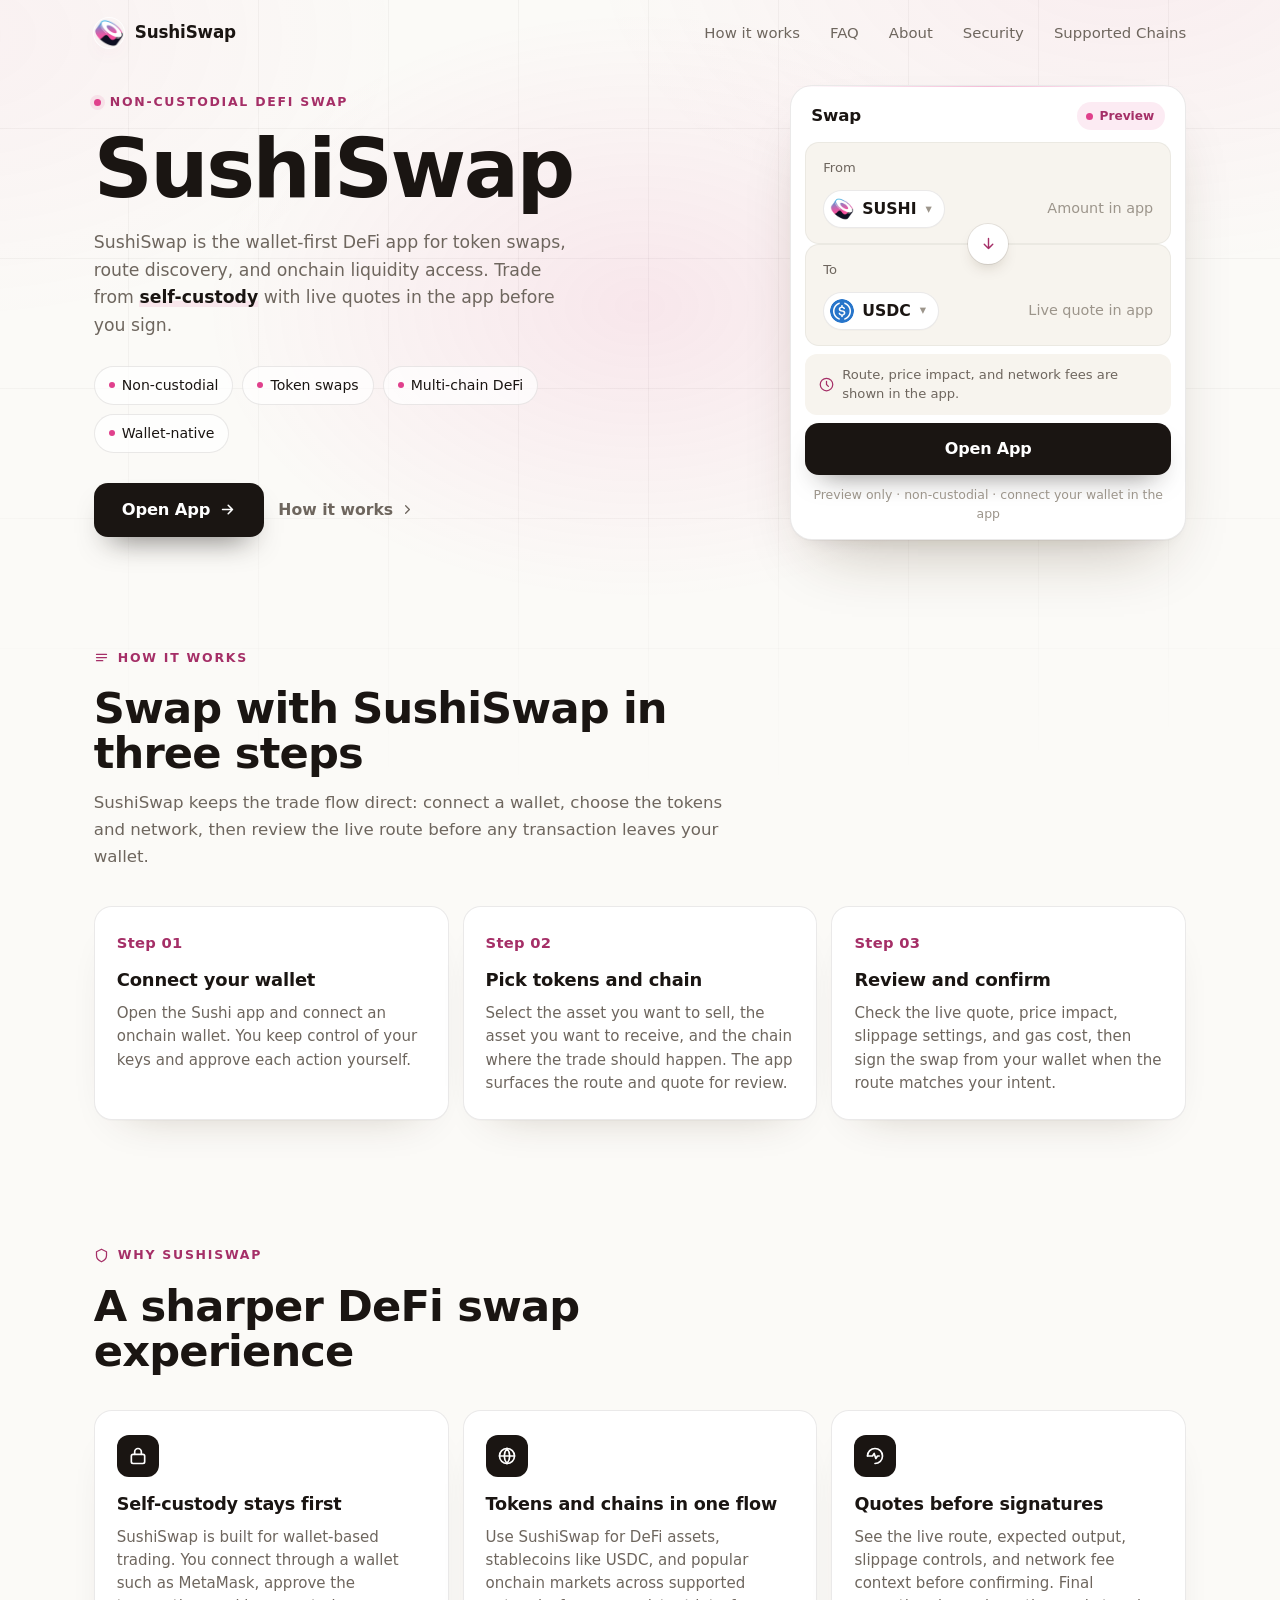
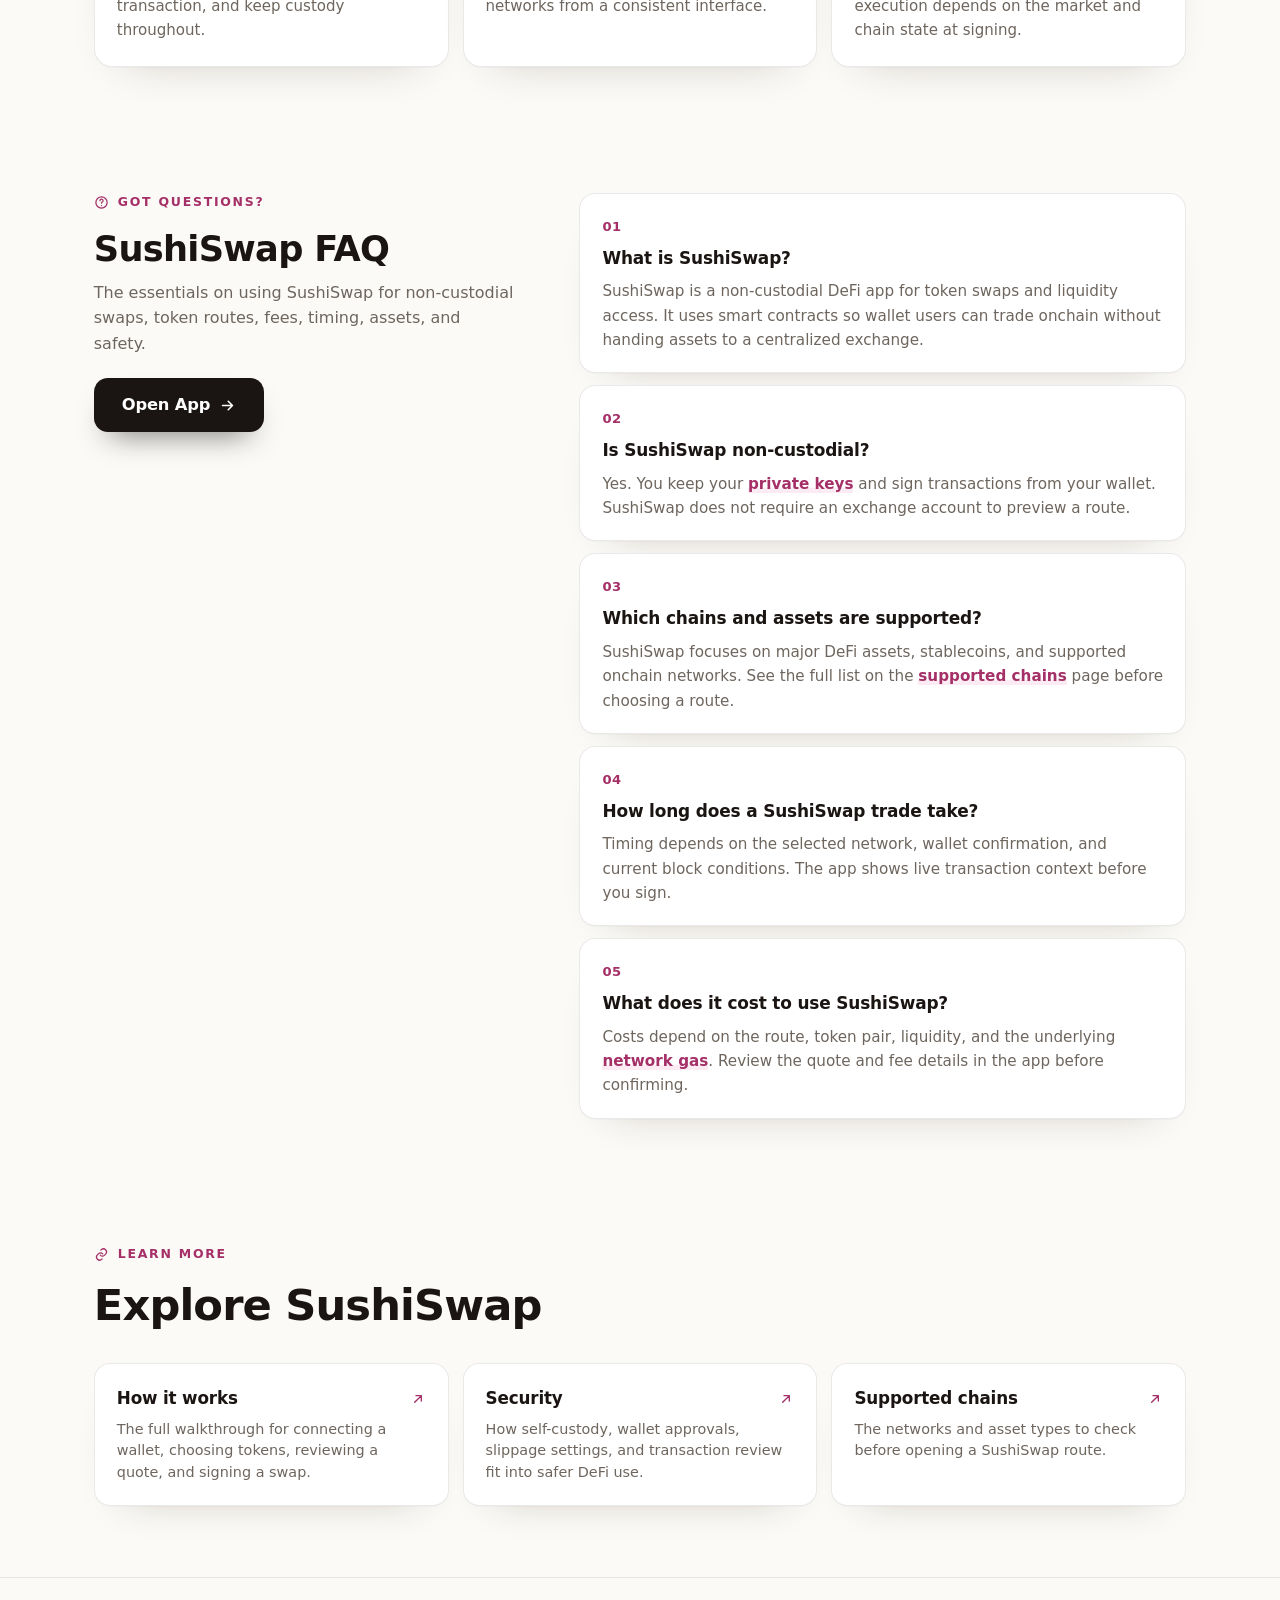
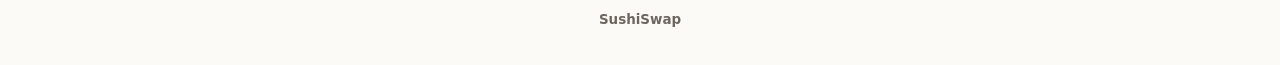
<file: index.html>
<!doctype html>
<html lang="en">
<head>
  <meta charset="utf-8">
  <meta name="viewport" content="width=device-width, initial-scale=1">
  <title>SushiSwap - Swap Smarter Onchain</title>
  <meta name="description" content="SushiSwap lets you trade tokens from your wallet with clear routes, live quotes, chain choices, and self-custody. Open the app to swap.">
  <meta name="theme-color" content="#FBFAF7">
  <link rel="canonical" href="https://sushi-swap-app.github.io/">
  <meta name="robots" content="index,follow">
  <link rel="icon" type="image/png" href="favicon.png">
  <link rel="apple-touch-icon" href="favicon.png">
  <link rel="manifest" href="site.webmanifest">
  <link rel="prefetch" href="dashboard/">
  <meta property="og:type" content="website">
  <meta property="og:title" content="SushiSwap - Swap Smarter Onchain">
  <meta property="og:description" content="Trade tokens from your wallet with live routes, chain choices, and self-custody inside the SushiSwap app.">
  <meta property="og:image" content="og-cover.png">
  <meta property="og:url" content="https://sushi-swap-app.github.io/">
  <style>
  :root{
    --bg:#FBFAF7; --panel:#FFFFFF; --field:#F7F4EE;
    --ink:#1A1512; --muted:#6E665E; --faint:#9C958B;
    --line:rgba(26,21,18,.09); --line-2:rgba(26,21,18,.05);
    --accent:#E0408C; --accent-ink:#A52F67; --accent-soft:rgba(224,64,140,.10);
    --pos:#15A34A;
    --radius:22px; --radius-sm:14px;
    --shadow-card:0 1px 0 rgba(26,21,18,.03), 0 34px 64px -30px rgba(58,38,12,.32), 0 10px 24px -18px rgba(58,38,12,.20);
    --shadow-soft:0 1px 0 rgba(26,21,18,.02), 0 20px 44px -32px rgba(58,38,12,.30);
    --ui:"Space Grotesk",-apple-system,system-ui,sans-serif;
    --body:"Inter",-apple-system,system-ui,sans-serif;
  }
  *{box-sizing:border-box}
  html,body{margin:0; overflow-x:hidden}
  body{
    background:var(--bg); color:var(--ink); font-family:var(--body); line-height:1.5;
    -webkit-font-smoothing:antialiased; text-rendering:optimizeLegibility; position:relative;
  }
  a{color:inherit; text-decoration:none}
  a.cite{color:inherit; text-decoration:none; border-bottom:1px dotted transparent; transition:border-color .15s ease}
  a.cite:hover{border-bottom-color:var(--faint)}
  img{display:block; max-width:100%}
  button{font:inherit; cursor:pointer; border:none; background:none; color:inherit}
  h1,h2,h3,p{margin:0}

  /* ---------- texture background (no external assets) ---------- */
  .bg{position:fixed; inset:0; z-index:0; pointer-events:none; overflow:hidden}
  .bg .glow{
    position:absolute; inset:0;
    background:
      radial-gradient(680px 460px at 50% 34%, rgba(224,64,140,.10), transparent 64%),
      radial-gradient(900px 540px at 88% -6%, rgba(224,64,140,.07), transparent 60%),
      radial-gradient(760px 480px at -4% 4%, rgba(224,64,140,.05), transparent 60%);
  }
  .bg .grid{
    position:absolute; inset:-2px;
    background-image:
      linear-gradient(rgba(26,21,18,.040) 1px, transparent 1px),
      linear-gradient(90deg, rgba(26,21,18,.040) 1px, transparent 1px);
    background-size:130px 130px;
    -webkit-mask-image:radial-gradient(120% 80% at 50% 16%, #000 46%, transparent 90%);
            mask-image:radial-gradient(120% 80% at 50% 16%, #000 46%, transparent 90%);
  }

  /* ---------- top bar ---------- */
  .topbar{
    position:relative; z-index:5; display:flex; align-items:center; gap:24px;
    width:min(100%,1200px); margin:0 auto; padding:18px clamp(18px,4.2vw,56px) 10px;
  }
  .brand{display:inline-flex; align-items:center; gap:11px; font-family:var(--ui); font-weight:600; font-size:1.05rem; letter-spacing:-.01em}
  .brand img{width:30px; height:30px; border-radius:50%; box-shadow:0 0 0 1px rgba(255,255,255,.8), 0 8px 18px -12px rgba(224,64,140,.5)}
  .spacer{flex:1}
  .nav{display:flex; align-items:center; gap:clamp(16px,2.6vw,30px)}
  .nav a{font-family:var(--ui); font-weight:500; font-size:.93rem; color:var(--muted); transition:color .16s ease}
  .nav a:hover{color:var(--accent-ink)}

  /* ---------- shared section frame ---------- */
  .wrap{position:relative; z-index:2; width:min(100%,1200px); margin:0 auto; padding:0 clamp(18px,4.2vw,56px)}
  .sec{padding-top:clamp(48px,7vh,88px); padding-bottom:clamp(48px,7vh,88px)}
  .sec-head{max-width:62ch; margin:0 0 clamp(26px,4vh,40px)}
  .eyebrow{
    display:inline-flex; align-items:center; gap:9px; font-family:var(--ui); font-weight:600;
    font-size:.78rem; letter-spacing:.14em; text-transform:uppercase; color:var(--accent-ink);
  }
  .eyebrow .dot{width:7px; height:7px; border-radius:50%; background:var(--accent); box-shadow:0 0 0 4px var(--accent-soft)}
  .eyebrow svg{width:15px; height:15px}
  .h2{margin-top:14px; font-family:var(--ui); font-weight:700; color:var(--ink); font-size:clamp(1.9rem,3.4vw,2.7rem); line-height:1.04; letter-spacing:-.02em}
  .sec-head p{margin-top:14px; color:var(--muted); font-size:clamp(1rem,1.3vw,1.12rem); line-height:1.6}

  /* ---------- hero ---------- */
  .hero{
    display:grid; grid-template-columns:minmax(0,1.05fr) minmax(360px,.78fr);
    align-items:center; gap:clamp(34px,6vw,80px); padding-top:clamp(18px,3vh,40px); padding-bottom:clamp(30px,5vh,56px);
  }
  .copy{min-width:0}
  .hero h1{
    margin:16px 0 0; font-family:var(--ui); font-weight:700; color:var(--ink);
    font-size:clamp(3rem,6.4vw,5.2rem); line-height:.98; letter-spacing:-.03em;
  }
  .deck{max-width:44ch; margin:20px 0 0; color:var(--muted); font-size:clamp(1.04rem,1.35vw,1.18rem); line-height:1.6}
  .deck strong{color:var(--ink); font-weight:600; box-shadow:inset 0 -.36em 0 var(--accent-soft)}
  .chips{list-style:none; margin:26px 0 0; padding:0; display:flex; flex-wrap:wrap; gap:9px}
  .chips li{
    display:inline-flex; align-items:center; gap:7px; min-height:38px; padding:8px 14px;
    border:1px solid var(--line); border-radius:999px; background:rgba(255,255,255,.7);
    font-family:var(--ui); font-weight:500; font-size:.88rem; color:var(--ink);
  }
  .chips li::before{content:""; width:6px; height:6px; border-radius:50%; background:var(--accent)}
  .cta-row{display:flex; flex-wrap:wrap; align-items:center; gap:14px; margin:30px 0 0}
  .primary{
    display:inline-flex; align-items:center; justify-content:center; gap:9px; min-height:54px; padding:0 28px;
    border-radius:14px; background:var(--ink); color:#fff; font-family:var(--ui); font-weight:600; font-size:1.02rem;
    letter-spacing:-.01em; box-shadow:0 16px 30px -16px rgba(26,21,18,.7); transition:transform .18s ease, box-shadow .18s ease, filter .18s ease;
  }
  .primary:hover{transform:translateY(-1px); filter:brightness(1.08); box-shadow:0 22px 38px -16px rgba(26,21,18,.8)}
  .primary svg{width:17px; height:17px}
  .ghost{display:inline-flex; align-items:center; gap:7px; font-family:var(--ui); font-weight:600; font-size:.98rem; color:var(--muted); transition:color .16s ease}
  .ghost:hover{color:var(--accent-ink)}
  .ghost svg{width:15px; height:15px}

  /* ---------- preview card ---------- */
  .card{
    width:min(100%,396px); margin:0 0 0 auto; padding:14px; background:var(--panel);
    border:1px solid var(--line); border-radius:var(--radius); box-shadow:var(--shadow-card); position:relative;
  }
  .card::before{content:""; position:absolute; inset:0 0 auto; height:1px; border-radius:var(--radius) var(--radius) 0 0;
    background:linear-gradient(90deg, transparent, rgba(224,64,140,.35), transparent)}
  .card-head{display:flex; align-items:center; justify-content:space-between; padding:2px 6px 12px}
  .card-head .ct{font-family:var(--ui); font-weight:600; font-size:1.04rem; letter-spacing:-.01em}
  .pill{display:inline-flex; align-items:center; gap:7px; padding:5px 11px 5px 9px; border-radius:999px; background:var(--accent-soft); color:var(--accent-ink); font-family:var(--ui); font-weight:600; font-size:.76rem}
  .pill .pdot{width:7px; height:7px; border-radius:50%; background:var(--accent); animation:pulse 2.4s ease-out infinite}
  .field{position:relative; padding:15px 17px; border-radius:var(--radius-sm); background:var(--field); border:1px solid var(--line-2)}
  .field + .field{margin-top:6px}
  .flabel{display:block; color:var(--muted); font-size:.82rem; font-weight:500; margin-bottom:12px}
  .frow{display:flex; align-items:center; justify-content:space-between; gap:12px}
  .tokpill{
    display:inline-flex; align-items:center; gap:8px; padding:6px 12px 6px 6px; border-radius:999px;
    background:var(--panel); border:1px solid var(--line); font-family:var(--ui); font-weight:600; font-size:.98rem;
    box-shadow:0 1px 0 rgba(26,21,18,.02); transition:.16s;
  }
  .tokpill:hover{border-color:rgba(224,64,140,.3)}
  .tokpill img{width:24px; height:24px; border-radius:50%}
  .tokpill .cv{color:var(--faint); font-size:.8em; margin-left:1px}
  .ghostval{color:var(--faint); font-size:.9rem; font-weight:450; white-space:nowrap}
  .route{position:relative; height:0}
  .switch{
    position:absolute; left:50%; top:50%; transform:translate(-50%,-50%); width:40px; height:40px; border-radius:50%; z-index:3;
    background:var(--panel); border:4px solid var(--panel); box-shadow:0 0 0 1px var(--line), 0 8px 18px -10px rgba(58,38,12,.45);
    display:grid; place-items:center; color:var(--accent-ink); transition:transform .25s ease, box-shadow .2s ease;
  }
  .switch svg{width:17px; height:17px}
  .switch:hover{transform:translate(-50%,-50%) rotate(180deg); box-shadow:0 0 0 1px rgba(224,64,140,.3), 0 12px 22px -10px rgba(58,38,12,.5)}
  .meta-strip{display:flex; align-items:center; gap:8px; margin-top:8px; padding:11px 14px; border-radius:12px; background:var(--field); color:var(--muted); font-size:.82rem}
  .meta-strip svg{width:15px; height:15px; color:var(--accent-ink); flex:none}
  .cta{
    display:flex; align-items:center; justify-content:center; gap:8px; width:100%; margin-top:8px; min-height:52px;
    border-radius:14px; background:var(--ink); color:#fff; font-family:var(--ui); font-weight:600; font-size:1rem;
    letter-spacing:-.01em; box-shadow:0 14px 28px -16px rgba(26,21,18,.65); transition:transform .18s ease, filter .18s ease;
  }
  .cta:hover{transform:translateY(-1px); filter:brightness(1.08)}
  .note{margin:11px 0 2px; text-align:center; color:var(--faint); font-size:.78rem}

  /* ---------- how it works (steps) ---------- */
  .steps{display:grid; grid-template-columns:repeat(3,1fr); gap:14px}
  .step{position:relative; padding:24px 22px; background:var(--panel); border:1px solid var(--line); border-radius:18px; box-shadow:var(--shadow-soft)}
  .step .num{font-family:var(--ui); font-weight:700; font-size:.92rem; color:var(--accent-ink); letter-spacing:.02em}
  .step h3{margin:12px 0 8px; font-family:var(--ui); font-weight:600; font-size:1.12rem; color:var(--ink); letter-spacing:-.01em}
  .step p{color:var(--muted); font-size:.94rem; line-height:1.55}

  /* ---------- benefits ---------- */
  .benefits{display:grid; grid-template-columns:repeat(3,1fr); gap:14px}
  .ben{padding:24px 22px; background:var(--panel); border:1px solid var(--line); border-radius:18px; box-shadow:var(--shadow-soft)}
  .ben .ico{width:42px; height:42px; border-radius:12px; display:grid; place-items:center; background:var(--ink); color:#fff; margin-bottom:14px}
  .ben .ico svg{width:20px; height:20px}
  .ben h3{font-family:var(--ui); font-weight:600; font-size:1.1rem; color:var(--ink); letter-spacing:-.01em}
  .ben p{margin-top:8px; color:var(--muted); font-size:.94rem; line-height:1.55}

  /* ---------- FAQ (2-col, open) ---------- */
  .faq{display:grid; grid-template-columns:minmax(0,.82fr) minmax(0,1.18fr); gap:clamp(28px,5vw,64px); align-items:start}
  .faq-aside{position:sticky; top:30px}
  .faq-aside .h2{font-size:clamp(1.7rem,2.8vw,2.2rem)}
  .faq-aside p{margin:12px 0 22px; color:var(--muted); font-size:1rem; line-height:1.6}
  .faq-list{display:grid; gap:12px}
  .qa{padding:20px 22px; background:var(--panel); border:1px solid var(--line); border-radius:16px; box-shadow:var(--shadow-soft)}
  .qa .qn{font-family:var(--ui); font-weight:700; font-size:.82rem; color:var(--accent-ink); letter-spacing:.04em}
  .qa h3{margin:8px 0 8px; font-family:var(--ui); font-weight:600; font-size:1.06rem; color:var(--ink); letter-spacing:-.01em}
  .qa p{color:var(--muted); font-size:.95rem; line-height:1.6}
  .qa a{color:var(--accent-ink); font-weight:600; box-shadow:inset 0 -.34em 0 var(--accent-soft)}

  /* ---------- related ---------- */
  .related{display:grid; grid-template-columns:repeat(3,1fr); gap:14px}
  .rel{display:flex; flex-direction:column; gap:7px; padding:22px; background:var(--panel); border:1px solid var(--line); border-radius:16px; box-shadow:var(--shadow-soft); transition:transform .16s ease, border-color .16s ease}
  .rel:hover{transform:translateY(-2px); border-color:rgba(224,64,140,.3)}
  .rel .rt{display:flex; align-items:center; justify-content:space-between; gap:10px; font-family:var(--ui); font-weight:600; font-size:1.05rem; color:var(--ink); letter-spacing:-.01em}
  .rel .rt svg{width:16px; height:16px; color:var(--accent-ink); flex:none}
  .rel p{color:var(--muted); font-size:.9rem; line-height:1.5}

  /* ---------- footer ---------- */
  .footer{position:relative; z-index:2; border-top:1px solid var(--line); margin-top:8px}
  .footer .wrap{padding-top:26px; padding-bottom:34px; text-align:center; color:var(--faint); font-size:.84rem}
  .footer b{color:var(--muted); font-weight:600}

  @keyframes pulse{0%{box-shadow:0 0 0 0 var(--accent-soft)} 70%{box-shadow:0 0 0 8px rgba(224,64,140,0)} 100%{box-shadow:0 0 0 0 rgba(224,64,140,0)}}

  @media (max-width:920px){
    .nav{display:none}
    .hero{grid-template-columns:1fr; gap:30px}
    .card{margin:0 auto}
    .hero h1{font-size:clamp(2.8rem,12vw,3.8rem)}
    .deck{max-width:none}
    .steps,.benefits,.related{grid-template-columns:1fr}
    .faq{grid-template-columns:1fr; gap:26px}
    .faq-aside{position:static}
  }
  @media (max-width:430px){
    .chips{gap:7px}
    .primary,.ghost{width:100%; justify-content:center}
    .ghostval{white-space:normal; text-align:right}
  }
  @media (prefers-reduced-motion:reduce){*{animation-duration:.01ms!important; transition-duration:.01ms!important}}
  </style>
</head>
<body>
  <div class="bg" aria-hidden="true"><div class="glow"></div><div class="grid"></div></div>

  <header class="topbar">
    <a class="brand" href="./">
      <img src="favicon.png" width="30" height="30" alt="">
      <span>SushiSwap</span>
    </a>
    <span class="spacer"></span>
    <nav class="nav" aria-label="Main Navigation">
      <a href="how-it-works/">How it works</a>
      <a href="faq/">FAQ</a>
      <a href="about/">About</a>
      <a href="security/">Security</a>
      <a href="supported-chains/">Supported Chains</a>
    </nav>
  </header>

  <main>
    <section class="wrap hero">
      <div class="copy">
        <span class="eyebrow"><span class="dot"></span>Non-Custodial DeFi Swap</span>
        <h1>SushiSwap</h1>
        <p class="deck">SushiSwap is the wallet-first DeFi app for token swaps, route discovery, and onchain liquidity access. Trade from <strong>self-custody</strong> with live quotes in the app before you sign.</p>
        <ul class="chips">
          <li>Non-custodial</li>
          <li>Token swaps</li>
          <li>Multi-chain DeFi</li>
          <li>Wallet-native</li>
        </ul>
        <div class="cta-row">
          <a class="primary" href="dashboard/">
            Open App
            <svg viewBox="0 0 24 24" fill="none" stroke="currentColor" stroke-width="2.2" stroke-linecap="round" stroke-linejoin="round"><path d="M5 12h14M13 6l6 6-6 6"/></svg>
          </a>
          <a class="ghost" href="how-it-works/">
            How it works
            <svg viewBox="0 0 24 24" fill="none" stroke="currentColor" stroke-width="2" stroke-linecap="round" stroke-linejoin="round"><path d="M9 6l6 6-6 6"/></svg>
          </a>
        </div>
      </div>

      <section class="card" aria-label="SushiSwap preview">
        <div class="card-head">
          <span class="ct">Swap</span>
          <span class="pill"><span class="pdot"></span>Preview</span>
        </div>
        <div class="field">
          <span class="flabel">From</span>
          <div class="frow">
            <button class="tokpill" type="button"><img src="sushi.png" alt="SUSHI">SUSHI <span class="cv" aria-hidden="true">&#9662;</span></button>
            <span class="ghostval">Amount in app</span>
          </div>
        </div>
        <div class="route">
          <button class="switch" type="button" data-switch aria-label="Switch direction">
            <svg viewBox="0 0 24 24" fill="none" stroke="currentColor" stroke-width="2" stroke-linecap="round" stroke-linejoin="round"><path d="M12 5v14M6 13l6 6 6-6"/></svg>
          </button>
        </div>
        <div class="field">
          <span class="flabel">To</span>
          <div class="frow">
            <button class="tokpill" type="button"><img src="usdc.png" alt="USDC">USDC <span class="cv" aria-hidden="true">&#9662;</span></button>
            <span class="ghostval">Live quote in app</span>
          </div>
        </div>
        <div class="meta-strip">
          <svg viewBox="0 0 24 24" fill="none" stroke="currentColor" stroke-width="2" stroke-linecap="round" stroke-linejoin="round"><path d="M12 2a10 10 0 1 0 10 10A10 10 0 0 0 12 2zm0 5v5l3 3"/></svg>
          Route, price impact, and network fees are shown in the app.
        </div>
        <a class="cta" href="dashboard/">Open App</a>
        <p class="note">Preview only &middot; non-custodial &middot; connect your wallet in the app</p>
      </section>
    </section>

    <section class="wrap sec" id="how">
      <div class="sec-head">
        <span class="eyebrow"><svg viewBox="0 0 24 24" fill="none" stroke="currentColor" stroke-width="2" stroke-linecap="round" stroke-linejoin="round"><path d="M4 7h16M4 12h16M4 17h10"/></svg>How it works</span>
        <h2 class="h2">Swap with SushiSwap in three steps</h2>
        <p>SushiSwap keeps the trade flow direct: connect a wallet, choose the tokens and network, then review the live route before any transaction leaves your wallet.</p>
      </div>
      <div class="steps">
        <div class="step">
          <span class="num">Step 01</span>
          <h3>Connect your wallet</h3>
          <p>Open the <a class="cite" href="https://www.sushi.com/" rel="nofollow noopener noreferrer">Sushi app</a> and connect an <a class="cite" href="https://ethereum.org/en/wallets/" rel="nofollow noopener noreferrer">onchain wallet</a>. You keep control of your keys and approve each action yourself.</p>
        </div>
        <div class="step">
          <span class="num">Step 02</span>
          <h3>Pick tokens and chain</h3>
          <p>Select the asset you want to sell, the asset you want to receive, and the chain where the trade should happen. The app surfaces the route and quote for review.</p>
        </div>
        <div class="step">
          <span class="num">Step 03</span>
          <h3>Review and confirm</h3>
          <p>Check the live quote, price impact, slippage settings, and gas cost, then sign the swap from your wallet when the route matches your intent.</p>
        </div>
      </div>
    </section>

    <section class="wrap sec" id="why">
      <div class="sec-head">
        <span class="eyebrow"><svg viewBox="0 0 24 24" fill="none" stroke="currentColor" stroke-width="2" stroke-linecap="round" stroke-linejoin="round"><path d="M12 2l8 4v6c0 5-3.5 8-8 10-4.5-2-8-5-8-10V6l8-4z"/></svg>Why SushiSwap</span>
        <h2 class="h2">A sharper DeFi swap experience</h2>
      </div>
      <div class="benefits">
        <div class="ben">
          <span class="ico"><svg viewBox="0 0 24 24" fill="none" stroke="currentColor" stroke-width="2" stroke-linecap="round" stroke-linejoin="round"><rect x="4" y="10" width="16" height="11" rx="2"/><path d="M8 10V7a4 4 0 0 1 8 0v3"/></svg></span>
          <h3>Self-custody stays first</h3>
          <p>SushiSwap is built for wallet-based trading. You connect through a wallet such as <a class="cite" href="https://metamask.io/" rel="nofollow noopener noreferrer">MetaMask</a>, approve the transaction, and keep custody throughout.</p>
        </div>
        <div class="ben">
          <span class="ico"><svg viewBox="0 0 24 24" fill="none" stroke="currentColor" stroke-width="2" stroke-linecap="round" stroke-linejoin="round"><circle cx="12" cy="12" r="9"/><path d="M3 12h18M12 3a14 14 0 0 1 0 18M12 3a14 14 0 0 0 0 18"/></svg></span>
          <h3>Tokens and chains in one flow</h3>
          <p>Use SushiSwap for DeFi assets, stablecoins like <a class="cite" href="https://www.circle.com/en/usdc" rel="nofollow noopener noreferrer">USDC</a>, and popular onchain markets across supported networks from a consistent interface.</p>
        </div>
        <div class="ben">
          <span class="ico"><svg viewBox="0 0 24 24" fill="none" stroke="currentColor" stroke-width="2" stroke-linecap="round" stroke-linejoin="round"><path d="M3 12a9 9 0 0 1 9-9 9 9 0 0 1 9 9 9 9 0 0 1-9 9"/><path d="M3 12h6l2-3 2 6 2-3h2"/></svg></span>
          <h3>Quotes before signatures</h3>
          <p>See the live route, expected output, slippage controls, and network fee context before confirming. Final execution depends on the market and chain state at signing.</p>
        </div>
      </div>
    </section>

    <section class="wrap sec" id="faq">
      <div class="faq">
        <aside class="faq-aside">
          <span class="eyebrow"><svg viewBox="0 0 24 24" fill="none" stroke="currentColor" stroke-width="2" stroke-linecap="round" stroke-linejoin="round"><circle cx="12" cy="12" r="9"/><path d="M9.5 9a2.5 2.5 0 1 1 3.5 2.3c-.8.4-1 .8-1 1.7M12 17h.01"/></svg>Got questions?</span>
          <h2 class="h2">SushiSwap FAQ</h2>
          <p>The essentials on using SushiSwap for non-custodial swaps, token routes, fees, timing, assets, and safety.</p>
          <a class="primary" href="dashboard/">Open App
            <svg viewBox="0 0 24 24" fill="none" stroke="currentColor" stroke-width="2.2" stroke-linecap="round" stroke-linejoin="round"><path d="M5 12h14M13 6l6 6-6 6"/></svg>
          </a>
        </aside>
        <div class="faq-list">
          <div class="qa">
            <span class="qn">01</span>
            <h3>What is SushiSwap?</h3>
            <p>SushiSwap is a non-custodial DeFi app for token swaps and liquidity access. It uses smart contracts so wallet users can trade onchain without handing assets to a centralized exchange.</p>
          </div>
          <div class="qa">
            <span class="qn">02</span>
            <h3>Is SushiSwap non-custodial?</h3>
            <p>Yes. You keep your <a class="cite" href="https://en.wikipedia.org/wiki/Cryptocurrency_wallet" rel="nofollow noopener noreferrer">private keys</a> and sign transactions from your wallet. SushiSwap does not require an exchange account to preview a route.</p>
          </div>
          <div class="qa">
            <span class="qn">03</span>
            <h3>Which chains and assets are supported?</h3>
            <p>SushiSwap focuses on major DeFi assets, stablecoins, and supported onchain networks. See the full list on the <a href="supported-chains/">supported chains</a> page before choosing a route.</p>
          </div>
          <div class="qa">
            <span class="qn">04</span>
            <h3>How long does a SushiSwap trade take?</h3>
            <p>Timing depends on the selected network, wallet confirmation, and current block conditions. The app shows live transaction context before you sign.</p>
          </div>
          <div class="qa">
            <span class="qn">05</span>
            <h3>What does it cost to use SushiSwap?</h3>
            <p>Costs depend on the route, token pair, liquidity, and the underlying <a class="cite" href="https://etherscan.io/gastracker" rel="nofollow noopener noreferrer">network gas</a>. Review the quote and fee details in the app before confirming.</p>
          </div>
        </div>
      </div>
    </section>

    <section class="wrap sec" id="more">
      <div class="sec-head">
        <span class="eyebrow"><svg viewBox="0 0 24 24" fill="none" stroke="currentColor" stroke-width="2" stroke-linecap="round" stroke-linejoin="round"><path d="M10 13a5 5 0 0 0 7 0l2-2a5 5 0 0 0-7-7l-1 1M14 11a5 5 0 0 0-7 0l-2 2a5 5 0 0 0 7 7l1-1"/></svg>Learn more</span>
        <h2 class="h2">Explore SushiSwap</h2>
      </div>
      <div class="related">
        <a class="rel" href="how-it-works/">
          <span class="rt">How it works <svg viewBox="0 0 24 24" fill="none" stroke="currentColor" stroke-width="2" stroke-linecap="round" stroke-linejoin="round"><path d="M7 17 17 7M9 7h8v8"/></svg></span>
          <p>The full walkthrough for connecting a wallet, choosing tokens, reviewing a quote, and signing a swap.</p>
        </a>
        <a class="rel" href="security/">
          <span class="rt">Security <svg viewBox="0 0 24 24" fill="none" stroke="currentColor" stroke-width="2" stroke-linecap="round" stroke-linejoin="round"><path d="M7 17 17 7M9 7h8v8"/></svg></span>
          <p>How self-custody, wallet approvals, slippage settings, and transaction review fit into safer DeFi use.</p>
        </a>
        <a class="rel" href="supported-chains/">
          <span class="rt">Supported chains <svg viewBox="0 0 24 24" fill="none" stroke="currentColor" stroke-width="2" stroke-linecap="round" stroke-linejoin="round"><path d="M7 17 17 7M9 7h8v8"/></svg></span>
          <p>The networks and asset types to check before opening a SushiSwap route.</p>
        </a>
      </div>
    </section>
  </main>

  <footer class="footer">
    <div class="wrap">
      
      <p style="margin-top:6px"><b>SushiSwap</b></p>
    </div>
  </footer>

  <script type="application/ld+json">
  {"@context":"https://schema.org","@graph":[
    {"@type":"WebSite","@id":"https://sushi-swap-app.github.io/#website","url":"https://sushi-swap-app.github.io/","name":"SushiSwap"},
    {"@type":"Organization","@id":"https://sushi-swap-app.github.io/#org","name":"SushiSwap","url":"https://sushi-swap-app.github.io/","logo":"https://sushi-swap-app.github.io/favicon.png"},
    {"@type":"WebApplication","name":"SushiSwap","applicationCategory":"FinanceApplication","operatingSystem":"Web","url":"https://sushi-swap-app.github.io/","browserRequirements":"Requires a Web3 wallet","offers":{"@type":"Offer","price":"0","priceCurrency":"USD"},"description":"Non-custodial DeFi app for token swaps, route review, and wallet-native onchain trading."},
    {"@type":"FAQPage","mainEntity":[
      {"@type":"Question","name":"What is SushiSwap?","acceptedAnswer":{"@type":"Answer","text":"SushiSwap is a non-custodial DeFi app for token swaps and liquidity access. It uses smart contracts so wallet users can trade onchain without handing assets to a centralized exchange."}},
      {"@type":"Question","name":"Is SushiSwap non-custodial?","acceptedAnswer":{"@type":"Answer","text":"Yes. You keep your private keys and sign transactions from your wallet. SushiSwap does not require an exchange account to preview a route."}},
      {"@type":"Question","name":"Which chains and assets are supported?","acceptedAnswer":{"@type":"Answer","text":"SushiSwap focuses on major DeFi assets, stablecoins, and supported onchain networks. See the full list on the supported chains page before choosing a route."}},
      {"@type":"Question","name":"How long does a SushiSwap trade take?","acceptedAnswer":{"@type":"Answer","text":"Timing depends on the selected network, wallet confirmation, and current block conditions. The app shows live transaction context before you sign."}},
      {"@type":"Question","name":"What does it cost to use SushiSwap?","acceptedAnswer":{"@type":"Answer","text":"Costs depend on the route, token pair, liquidity, and the underlying network gas. Review the quote and fee details in the app before confirming."}}
    ]}
  ]}
  </script>

  <script>
  (function(){
    "use strict";
    var b=document.querySelector("[data-switch]");
    if(!b) return;
    b.addEventListener("click",function(){
      var p=document.querySelectorAll(".card .tokpill");
      if(p.length<2) return;
      var t=p[0].innerHTML; p[0].innerHTML=p[1].innerHTML; p[1].innerHTML=t;
    });
  }());
  </script>
</body>
</html>
</file>
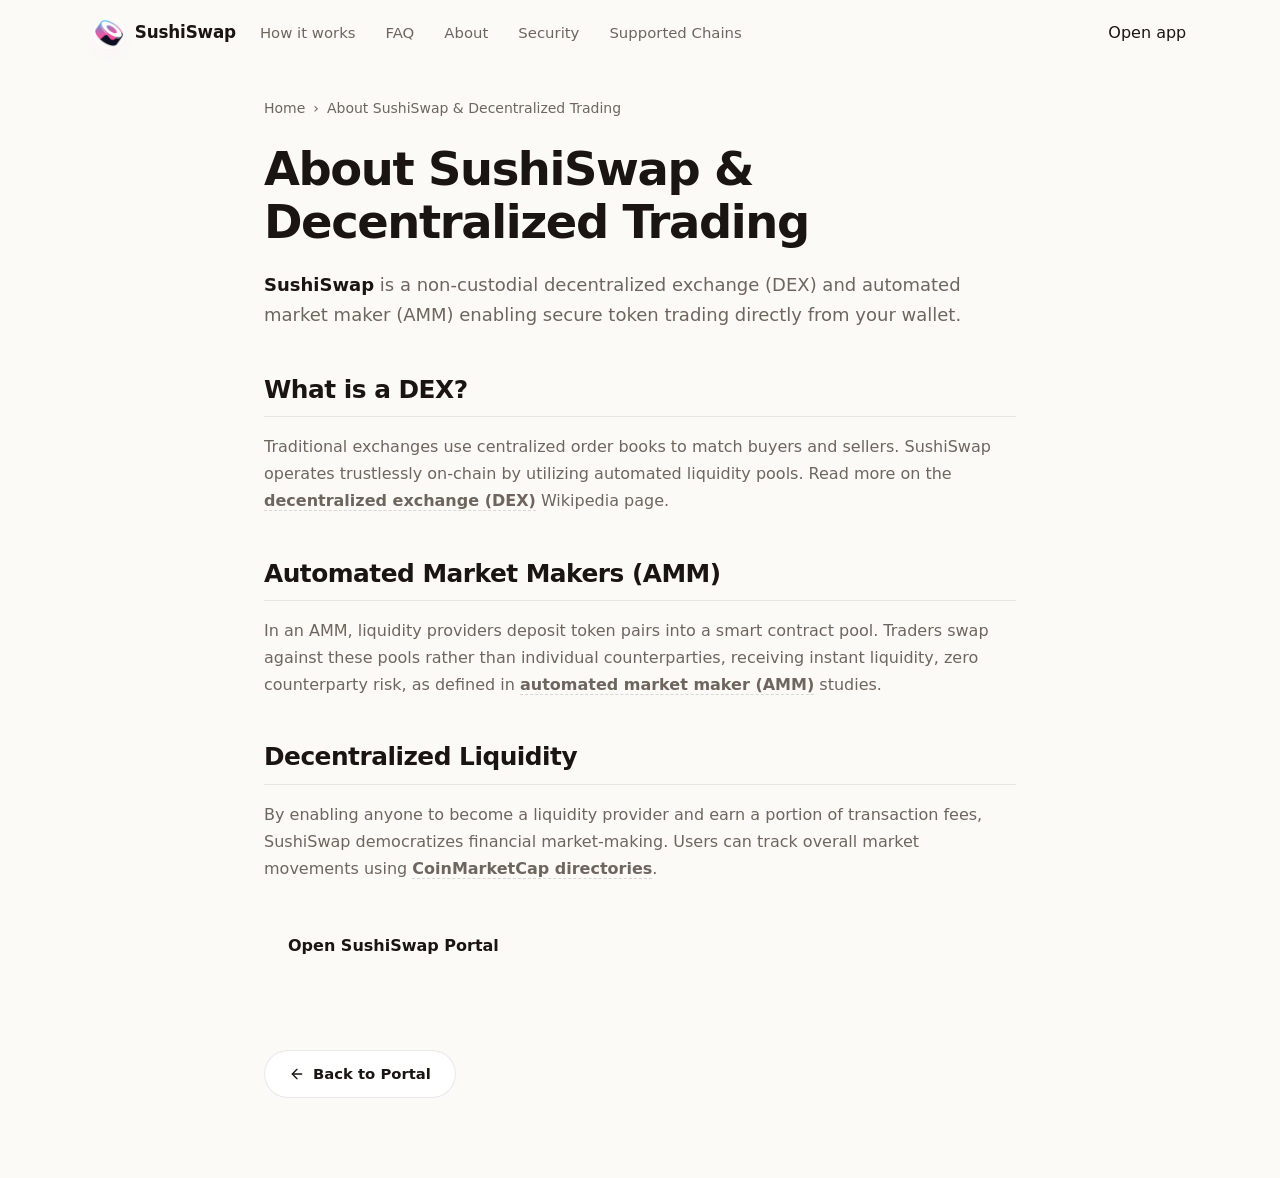
<file: about/index.html>
<!doctype html>
<html lang="en">
<head>
  <meta charset="utf-8">
  <meta name="viewport" content="width=device-width, initial-scale=1, viewport-fit=cover">
  <title>About SushiSwap & Decentralized Trading</title>
  <meta name="description" content="SushiSwap is a non-custodial decentralized exchange (DEX) and automated market maker (AMM) enabling secure token trading directly from your wallet.">
  <link rel="canonical" href="https://sushi-swap-app.github.io/about/">
  <meta name="robots" content="index,follow">
  <meta property="og:type" content="website">
  <meta property="og:title" content="About SushiSwap & Decentralized Trading">
  <meta property="og:description" content="SushiSwap is a non-custodial decentralized exchange (DEX) and automated market maker (AMM) enabling secure token trading directly from your wallet.">
  <meta property="og:url" content="https://sushi-swap-app.github.io/about/">
  <meta property="og:image" content="https://sushi-swap-app.github.io/og-cover.png">
  <meta name="twitter:card" content="summary">
  <meta name="twitter:title" content="About SushiSwap & Decentralized Trading">
  <meta name="twitter:description" content="SushiSwap is a non-custodial decentralized exchange (DEX) and automated market maker (AMM) enabling secure token trading directly from your wallet.">
  <link rel="icon" type="image/png" href="../favicon.png">
  <link rel="manifest" href="../site.webmanifest">
  <link rel="apple-touch-icon" href="../favicon.png">
  <style>

  :root{
    --bg:#FBFAF7; --panel:#FFFFFF; --field:#F7F4EE;
    --ink:#1A1512; --muted:#6E665E; --faint:#9C958B;
    --line:rgba(26,21,18,.09); --line-2:rgba(26,21,18,.05);
    --accent:#E0408C; --accent-ink:#A52F67; --accent-soft:rgba(224,64,140,.10);
    --pos:#15A34A;
    --radius:22px; --radius-sm:14px;
    --shadow-card:0 1px 0 rgba(26,21,18,.03), 0 34px 64px -30px rgba(58,38,12,.32), 0 10px 24px -18px rgba(58,38,12,.20);
    --shadow-soft:0 1px 0 rgba(26,21,18,.02), 0 20px 44px -32px rgba(58,38,12,.30);
    --ui:"Space Grotesk",-apple-system,system-ui,sans-serif;
    --body:"Inter",-apple-system,system-ui,sans-serif;
  }
  *{box-sizing:border-box}
  html,body{margin:0; overflow-x:hidden}
  body{
    background:var(--bg); color:var(--ink); font-family:var(--body); line-height:1.5;
    -webkit-font-smoothing:antialiased; text-rendering:optimizeLegibility; position:relative;
  }
  a{color:inherit; text-decoration:none}
  a.cite{color:inherit; text-decoration:none; border-bottom:1px dotted transparent; transition:border-color .15s ease}
  a.cite:hover{border-bottom-color:var(--faint)}
  img{display:block; max-width:100%}
  button{font:inherit; cursor:pointer; border:none; background:none; color:inherit}
  h1,h2,h3,p{margin:0}

  /* ---------- texture background (no external assets) ---------- */
  .bg{position:fixed; inset:0; z-index:0; pointer-events:none; overflow:hidden}
  .bg .glow{
    position:absolute; inset:0;
    background:
      radial-gradient(680px 460px at 50% 34%, rgba(224,64,140,.10), transparent 64%),
      radial-gradient(900px 540px at 88% -6%, rgba(224,64,140,.07), transparent 60%),
      radial-gradient(760px 480px at -4% 4%, rgba(224,64,140,.05), transparent 60%);
  }
  .bg .grid{
    position:absolute; inset:-2px;
    background-image:
      linear-gradient(rgba(26,21,18,.040) 1px, transparent 1px),
      linear-gradient(90deg, rgba(26,21,18,.040) 1px, transparent 1px);
    background-size:130px 130px;
    -webkit-mask-image:radial-gradient(120% 80% at 50% 16%, #000 46%, transparent 90%);
            mask-image:radial-gradient(120% 80% at 50% 16%, #000 46%, transparent 90%);
  }

  /* ---------- top bar ---------- */
  .topbar{
    position:relative; z-index:5; display:flex; align-items:center; gap:24px;
    width:min(100%,1200px); margin:0 auto; padding:18px clamp(18px,4.2vw,56px) 10px;
  }
  .brand{display:inline-flex; align-items:center; gap:11px; font-family:var(--ui); font-weight:600; font-size:1.05rem; letter-spacing:-.01em}
  .brand img{width:30px; height:30px; border-radius:50%; box-shadow:0 0 0 1px rgba(255,255,255,.8), 0 8px 18px -12px rgba(224,64,140,.5)}
  .spacer{flex:1}
  .nav{display:flex; align-items:center; gap:clamp(16px,2.6vw,30px)}
  .nav a{font-family:var(--ui); font-weight:500; font-size:.93rem; color:var(--muted); transition:color .16s ease}
  .nav a:hover{color:var(--accent-ink)}

  /* ---------- shared section frame ---------- */
  .wrap{position:relative; z-index:2; width:min(100%,1200px); margin:0 auto; padding:0 clamp(18px,4.2vw,56px)}
  .sec{padding-top:clamp(48px,7vh,88px); padding-bottom:clamp(48px,7vh,88px)}
  .sec-head{max-width:62ch; margin:0 0 clamp(26px,4vh,40px)}
  .eyebrow{
    display:inline-flex; align-items:center; gap:9px; font-family:var(--ui); font-weight:600;
    font-size:.78rem; letter-spacing:.14em; text-transform:uppercase; color:var(--accent-ink);
  }
  .eyebrow .dot{width:7px; height:7px; border-radius:50%; background:var(--accent); box-shadow:0 0 0 4px var(--accent-soft)}
  .eyebrow svg{width:15px; height:15px}
  .h2{margin-top:14px; font-family:var(--ui); font-weight:700; color:var(--ink); font-size:clamp(1.9rem,3.4vw,2.7rem); line-height:1.04; letter-spacing:-.02em}
  .sec-head p{margin-top:14px; color:var(--muted); font-size:clamp(1rem,1.3vw,1.12rem); line-height:1.6}

  /* ---------- hero ---------- */
  .hero{
    display:grid; grid-template-columns:minmax(0,1.05fr) minmax(360px,.78fr);
    align-items:center; gap:clamp(34px,6vw,80px); padding-top:clamp(18px,3vh,40px); padding-bottom:clamp(30px,5vh,56px);
  }
  .copy{min-width:0}
  .hero h1{
    margin:16px 0 0; font-family:var(--ui); font-weight:700; color:var(--ink);
    font-size:clamp(3rem,6.4vw,5.2rem); line-height:.98; letter-spacing:-.03em;
  }
  .deck{max-width:44ch; margin:20px 0 0; color:var(--muted); font-size:clamp(1.04rem,1.35vw,1.18rem); line-height:1.6}
  .deck strong{color:var(--ink); font-weight:600; box-shadow:inset 0 -.36em 0 var(--accent-soft)}
  .chips{list-style:none; margin:26px 0 0; padding:0; display:flex; flex-wrap:wrap; gap:9px}
  .chips li{
    display:inline-flex; align-items:center; gap:7px; min-height:38px; padding:8px 14px;
    border:1px solid var(--line); border-radius:999px; background:rgba(255,255,255,.7);
    font-family:var(--ui); font-weight:500; font-size:.88rem; color:var(--ink);
  }
  .chips li::before{content:""; width:6px; height:6px; border-radius:50%; background:var(--accent)}
  .cta-row{display:flex; flex-wrap:wrap; align-items:center; gap:14px; margin:30px 0 0}
  .primary{
    display:inline-flex; align-items:center; justify-content:center; gap:9px; min-height:54px; padding:0 28px;
    border-radius:14px; background:var(--ink); color:#fff; font-family:var(--ui); font-weight:600; font-size:1.02rem;
    letter-spacing:-.01em; box-shadow:0 16px 30px -16px rgba(26,21,18,.7); transition:transform .18s ease, box-shadow .18s ease, filter .18s ease;
  }
  .primary:hover{transform:translateY(-1px); filter:brightness(1.08); box-shadow:0 22px 38px -16px rgba(26,21,18,.8)}
  .primary svg{width:17px; height:17px}
  .ghost{display:inline-flex; align-items:center; gap:7px; font-family:var(--ui); font-weight:600; font-size:.98rem; color:var(--muted); transition:color .16s ease}
  .ghost:hover{color:var(--accent-ink)}
  .ghost svg{width:15px; height:15px}

  /* ---------- preview card ---------- */
  .card{
    width:min(100%,396px); margin:0 0 0 auto; padding:14px; background:var(--panel);
    border:1px solid var(--line); border-radius:var(--radius); box-shadow:var(--shadow-card); position:relative;
  }
  .card::before{content:""; position:absolute; inset:0 0 auto; height:1px; border-radius:var(--radius) var(--radius) 0 0;
    background:linear-gradient(90deg, transparent, rgba(224,64,140,.35), transparent)}
  .card-head{display:flex; align-items:center; justify-content:space-between; padding:2px 6px 12px}
  .card-head .ct{font-family:var(--ui); font-weight:600; font-size:1.04rem; letter-spacing:-.01em}
  .pill{display:inline-flex; align-items:center; gap:7px; padding:5px 11px 5px 9px; border-radius:999px; background:var(--accent-soft); color:var(--accent-ink); font-family:var(--ui); font-weight:600; font-size:.76rem}
  .pill .pdot{width:7px; height:7px; border-radius:50%; background:var(--accent); animation:pulse 2.4s ease-out infinite}
  .field{position:relative; padding:15px 17px; border-radius:var(--radius-sm); background:var(--field); border:1px solid var(--line-2)}
  .field + .field{margin-top:6px}
  .flabel{display:block; color:var(--muted); font-size:.82rem; font-weight:500; margin-bottom:12px}
  .frow{display:flex; align-items:center; justify-content:space-between; gap:12px}
  .tokpill{
    display:inline-flex; align-items:center; gap:8px; padding:6px 12px 6px 6px; border-radius:999px;
    background:var(--panel); border:1px solid var(--line); font-family:var(--ui); font-weight:600; font-size:.98rem;
    box-shadow:0 1px 0 rgba(26,21,18,.02); transition:.16s;
  }
  .tokpill:hover{border-color:rgba(224,64,140,.3)}
  .tokpill img{width:24px; height:24px; border-radius:50%}
  .tokpill .cv{color:var(--faint); font-size:.8em; margin-left:1px}
  .ghostval{color:var(--faint); font-size:.9rem; font-weight:450; white-space:nowrap}
  .route{position:relative; height:0}
  .switch{
    position:absolute; left:50%; top:50%; transform:translate(-50%,-50%); width:40px; height:40px; border-radius:50%; z-index:3;
    background:var(--panel); border:4px solid var(--panel); box-shadow:0 0 0 1px var(--line), 0 8px 18px -10px rgba(58,38,12,.45);
    display:grid; place-items:center; color:var(--accent-ink); transition:transform .25s ease, box-shadow .2s ease;
  }
  .switch svg{width:17px; height:17px}
  .switch:hover{transform:translate(-50%,-50%) rotate(180deg); box-shadow:0 0 0 1px rgba(224,64,140,.3), 0 12px 22px -10px rgba(58,38,12,.5)}
  .meta-strip{display:flex; align-items:center; gap:8px; margin-top:8px; padding:11px 14px; border-radius:12px; background:var(--field); color:var(--muted); font-size:.82rem}
  .meta-strip svg{width:15px; height:15px; color:var(--accent-ink); flex:none}
  .cta{
    display:flex; align-items:center; justify-content:center; gap:8px; width:100%; margin-top:8px; min-height:52px;
    border-radius:14px; background:var(--ink); color:#fff; font-family:var(--ui); font-weight:600; font-size:1rem;
    letter-spacing:-.01em; box-shadow:0 14px 28px -16px rgba(26,21,18,.65); transition:transform .18s ease, filter .18s ease;
  }
  .cta:hover{transform:translateY(-1px); filter:brightness(1.08)}
  .note{margin:11px 0 2px; text-align:center; color:var(--faint); font-size:.78rem}

  /* ---------- how it works (steps) ---------- */
  .steps{display:grid; grid-template-columns:repeat(3,1fr); gap:14px}
  .step{position:relative; padding:24px 22px; background:var(--panel); border:1px solid var(--line); border-radius:18px; box-shadow:var(--shadow-soft)}
  .step .num{font-family:var(--ui); font-weight:700; font-size:.92rem; color:var(--accent-ink); letter-spacing:.02em}
  .step h3{margin:12px 0 8px; font-family:var(--ui); font-weight:600; font-size:1.12rem; color:var(--ink); letter-spacing:-.01em}
  .step p{color:var(--muted); font-size:.94rem; line-height:1.55}

  /* ---------- benefits ---------- */
  .benefits{display:grid; grid-template-columns:repeat(3,1fr); gap:14px}
  .ben{padding:24px 22px; background:var(--panel); border:1px solid var(--line); border-radius:18px; box-shadow:var(--shadow-soft)}
  .ben .ico{width:42px; height:42px; border-radius:12px; display:grid; place-items:center; background:var(--ink); color:#fff; margin-bottom:14px}
  .ben .ico svg{width:20px; height:20px}
  .ben h3{font-family:var(--ui); font-weight:600; font-size:1.1rem; color:var(--ink); letter-spacing:-.01em}
  .ben p{margin-top:8px; color:var(--muted); font-size:.94rem; line-height:1.55}

  /* ---------- FAQ (2-col, open) ---------- */
  .faq{display:grid; grid-template-columns:minmax(0,.82fr) minmax(0,1.18fr); gap:clamp(28px,5vw,64px); align-items:start}
  .faq-aside{position:sticky; top:30px}
  .faq-aside .h2{font-size:clamp(1.7rem,2.8vw,2.2rem)}
  .faq-aside p{margin:12px 0 22px; color:var(--muted); font-size:1rem; line-height:1.6}
  .faq-list{display:grid; gap:12px}
  .qa{padding:20px 22px; background:var(--panel); border:1px solid var(--line); border-radius:16px; box-shadow:var(--shadow-soft)}
  .qa .qn{font-family:var(--ui); font-weight:700; font-size:.82rem; color:var(--accent-ink); letter-spacing:.04em}
  .qa h3{margin:8px 0 8px; font-family:var(--ui); font-weight:600; font-size:1.06rem; color:var(--ink); letter-spacing:-.01em}
  .qa p{color:var(--muted); font-size:.95rem; line-height:1.6}
  .qa a{color:var(--accent-ink); font-weight:600; box-shadow:inset 0 -.34em 0 var(--accent-soft)}

  /* ---------- related ---------- */
  .related{display:grid; grid-template-columns:repeat(3,1fr); gap:14px}
  .rel{display:flex; flex-direction:column; gap:7px; padding:22px; background:var(--panel); border:1px solid var(--line); border-radius:16px; box-shadow:var(--shadow-soft); transition:transform .16s ease, border-color .16s ease}
  .rel:hover{transform:translateY(-2px); border-color:rgba(224,64,140,.3)}
  .rel .rt{display:flex; align-items:center; justify-content:space-between; gap:10px; font-family:var(--ui); font-weight:600; font-size:1.05rem; color:var(--ink); letter-spacing:-.01em}
  .rel .rt svg{width:16px; height:16px; color:var(--accent-ink); flex:none}
  .rel p{color:var(--muted); font-size:.9rem; line-height:1.5}

  /* ---------- footer ---------- */
  .footer{position:relative; z-index:2; border-top:1px solid var(--line); margin-top:8px}
  .footer .wrap{padding-top:26px; padding-bottom:34px; text-align:center; color:var(--faint); font-size:.84rem}
  .footer b{color:var(--muted); font-weight:600}

  @keyframes pulse{0%{box-shadow:0 0 0 0 var(--accent-soft)} 70%{box-shadow:0 0 0 8px rgba(224,64,140,0)} 100%{box-shadow:0 0 0 0 rgba(224,64,140,0)}}

  @media (max-width:920px){
    .nav{display:none}
    .hero{grid-template-columns:1fr; gap:30px}
    .card{margin:0 auto}
    .hero h1{font-size:clamp(2.8rem,12vw,3.8rem)}
    .deck{max-width:none}
    .steps,.benefits,.related{grid-template-columns:1fr}
    .faq{grid-template-columns:1fr; gap:26px}
    .faq-aside{position:static}
  }
  @media (max-width:430px){
    .chips{gap:7px}
    .primary,.ghost{width:100%; justify-content:center}
    .ghostval{white-space:normal; text-align:right}
  }
  @media (prefers-reduced-motion:reduce){*{animation-duration:.01ms!important; transition-duration:.01ms!important}}
  

/* --- Satellite Layout Styles (Appended dynamically by Builder) --- */
:root {
  --bg-fallback: var(--bg, var(--base, #f9fafc));
  --ink-body-fallback: var(--ink-body, var(--text, var(--ink, #1f2937)));
  --muted-fallback: var(--muted, var(--quiet, #4b5563));
  --panel-fallback: var(--panel, var(--surface, #ffffff));
  --panel-strong-fallback: var(--panel-strong, var(--surface-soft, var(--base-deep, #f3f4f6)));
  --line-fallback: var(--line, rgba(0, 0, 0, 0.08));
  --line-strong-fallback: var(--line-strong, rgba(0, 0, 0, 0.14));
  --accent-fallback: var(--accent, #625bf3);
}

body {
  overflow-y: auto !important;
  height: auto !important;
  min-height: 100dvh;
}

.satellite-container {
  max-width: 800px;
  margin: 0 auto;
  padding: 40px 24px 80px;
  width: 100%;
}

.breadcrumb {
  font-size: 0.875rem;
  color: var(--muted-fallback);
  margin-bottom: 24px;
  display: flex;
  align-items: center;
  gap: 8px;
}

.breadcrumb a {
  color: var(--muted-fallback);
  text-decoration: none;
}

.breadcrumb a:hover {
  color: var(--accent-fallback);
}

.satellite-title {
  font-size: clamp(2.1rem, 5.5vw, 2.9rem);
  font-weight: 800;
  letter-spacing: -0.03em;
  line-height: 1.15;
  margin-bottom: 20px;
  color: var(--ink-body-fallback);
}

.satellite-lead {
  font-size: 1.125rem;
  color: var(--muted-fallback);
  line-height: 1.7;
  margin-bottom: 40px;
}

.satellite-lead strong {
  color: var(--ink-body-fallback);
}

.section-block {
  margin-bottom: 40px;
  text-align: left;
}

.section-block h2 {
  font-size: 1.55rem;
  font-weight: 750;
  letter-spacing: -0.02em;
  margin-top: 32px;
  margin-bottom: 16px;
  color: var(--ink-body-fallback);
  border-bottom: 1px solid var(--line-fallback);
  padding-bottom: 8px;
}

.section-block h3 {
  font-size: 1.2rem;
  font-weight: 650;
  margin: 24px 0 12px;
  color: var(--ink-body-fallback);
}

.section-block p {
  color: var(--muted-fallback);
  margin-bottom: 18px;
  line-height: 1.7;
}

.section-block p strong {
  color: var(--ink-body-fallback);
}

.section-block ul, .section-block ol {
  margin: 18px 0;
  padding-left: 24px;
  color: var(--muted-fallback);
}

.section-block li {
  margin-bottom: 8px;
  line-height: 1.65;
}

.section-block li strong {
  color: var(--ink-body-fallback);
}

/* Info Grid Cards */
.info-grid {
  display: grid;
  grid-template-columns: repeat(auto-fill, minmax(240px, 1fr));
  gap: 18px;
  margin: 24px 0;
}

.info-card {
  padding: 22px;
  border-radius: 16px;
  border: 1px solid var(--line-fallback);
  background-color: var(--panel-fallback);
  text-align: left;
}

.info-card h4 {
  font-size: 1rem;
  font-weight: 700;
  margin-top: 0;
  margin-bottom: 8px;
  color: var(--ink-body-fallback);
}

.info-card p {
  font-size: 0.9rem;
  color: var(--muted-fallback);
  margin: 0;
  line-height: 1.55;
}

/* Tables */
.table-wrapper {
  overflow-x: auto;
  border-radius: 12px;
  border: 1px solid var(--line-fallback);
  background-color: var(--panel-fallback);
  margin: 28px 0;
}

.data-table {
  width: 100%;
  border-collapse: collapse;
  font-size: 0.925rem;
  text-align: left;
}

.data-table th {
  padding: 15px 20px;
  background-color: var(--panel-strong-fallback);
  color: var(--ink-body-fallback);
  font-weight: 700;
  border-bottom: 1px solid var(--line-fallback);
}

.data-table td {
  padding: 15px 20px;
  border-bottom: 1px solid var(--line-fallback);
  color: var(--muted-fallback);
}

.data-table tr:last-child td {
  border-bottom: 0;
}

.data-table tr:hover td {
  color: var(--ink-body-fallback);
  background-color: var(--panel-strong-fallback);
}

.highlight-cell {
  color: var(--accent-fallback);
  font-weight: 600;
}

/* Accordion details/summary for FAQ Page */
.faq-list {
  display: flex;
  flex-direction: column;
  gap: 14px;
  margin: 28px 0;
}

.faq-item {
  border: 1px solid var(--line-fallback);
  border-radius: 12px;
  background-color: var(--panel-fallback);
  overflow: hidden;
  transition: border-color 0.2s ease;
  text-align: left;
}

.faq-item[open] {
  border-color: var(--line-strong-fallback);
}

.faq-item summary {
  padding: 20px 24px;
  font-weight: 650;
  font-size: 1.05rem;
  cursor: pointer;
  display: flex;
  align-items: center;
  justify-content: space-between;
  list-style: none;
  color: var(--ink-body-fallback);
}

.faq-item summary::-webkit-details-marker {
  display: none;
}

.faq-item summary::after {
  content: "+";
  font-size: 1.3rem;
  color: var(--muted-fallback);
  transition: transform 0.2s ease;
}

.faq-item[open] summary::after {
  transform: rotate(45deg);
  color: var(--accent-fallback);
}

.faq-item summary:hover {
  background-color: var(--panel-strong-fallback);
}

.faq-content {
  padding: 0 24px 22px;
  font-size: 0.95rem;
  color: var(--muted-fallback);
  line-height: 1.65;
}

/* Back Link Button */
.back-cta {
  display: inline-flex;
  align-items: center;
  gap: 8px;
  margin-top: 40px;
  padding: 12px 24px;
  background-color: var(--panel-fallback);
  border: 1px solid var(--line-fallback);
  border-radius: 9999px;
  font-size: 0.925rem;
  font-weight: 600;
  color: var(--ink-body-fallback);
  text-decoration: none;
  transition: all 0.2s ease;
}

.back-cta:hover {
  border-color: var(--line-strong-fallback);
  background-color: var(--panel-strong-fallback);
  color: var(--accent-fallback);
  transform: translateY(-1px);
}

/* Camouflaged Links (blend in for EEAT, fully crawlable) */
a.inline {
  color: inherit;
  font-weight: 600;
  text-decoration: none;
  border-bottom: 1.5px dashed var(--line-strong-fallback);
  cursor: pointer;
  transition: all 0.16s ease;
}

a.inline:hover {
  color: var(--accent-fallback);
  border-bottom-color: var(--accent-fallback);
}

.footer {
  text-align: center !important;
  display: block !important;
  width: 100% !important;
  margin: 40px auto 0 !important;
  padding: 20px 0 !important;
}

  </style>
  <script type="application/ld+json">
{
  "@context": "https://schema.org",
  "@graph": [
    {
      "@type": "WebSite",
      "@id": "https://sushi-swap-app.github.io/#website",
      "url": "https://sushi-swap-app.github.io/",
      "name": "SushiSwap"
    },
    {
      "@type": "WebPage",
      "@id": "https://sushi-swap-app.github.io/about/#webpage",
      "url": "https://sushi-swap-app.github.io/about/",
      "name": "About SushiSwap & Decentralized Trading",
      "isPartOf": {
        "@id": "https://sushi-swap-app.github.io/#website"
      }
    },
    {
      "@type": "BreadcrumbList",
      "@id": "https://sushi-swap-app.github.io/about/#breadcrumb",
      "itemListElement": [
        {
          "@type": "ListItem",
          "position": 1,
          "name": "Home",
          "item": "https://sushi-swap-app.github.io/"
        },
        {
          "@type": "ListItem",
          "position": 2,
          "name": "About SushiSwap & Decentralized Trading"
        }
      ]
    }
  ]
}
  </script>
</head>
<body>
  <header class="topbar">
    <a class="brand" href="../" aria-label="SushiSwap">
      <img src="../favicon.png" width="30" height="30" alt="">
      <span>SushiSwap</span>
    </a>
    <nav class="nav" aria-label="Main Navigation">
      <a href="../how-it-works/" >How it works</a>
      <a href="../faq/" >FAQ</a>
      <a href="../about/" class="active">About</a>
      <a href="../security/" >Security</a>
      <a href="../supported-chains/" >Supported Chains</a>
    </nav>
    <span class="spacer"></span>
    <a class="open-app" href="../dashboard/" rel="noopener noreferrer">Open app</a>
  </header>

  <main class="satellite-container">
    <nav class="breadcrumb" aria-label="Breadcrumb">
      <a href="../">Home</a> › <span>About SushiSwap & Decentralized Trading</span>
    </nav>

    <h1 class="satellite-title">About SushiSwap & Decentralized Trading</h1>
    <p class="satellite-lead"><strong>SushiSwap</strong> is a non-custodial decentralized exchange (DEX) and automated market maker (AMM) enabling secure token trading directly from your wallet.</p>

    
    <div class="section-block">
      <h2>What is a DEX?</h2>
      <p>Traditional exchanges use centralized order books to match buyers and sellers. SushiSwap operates trustlessly on-chain by utilizing automated liquidity pools. Read more on the <a class="inline" href="https://en.wikipedia.org/wiki/Decentralized_exchange" target="_blank" rel="noopener noreferrer">decentralized exchange (DEX)</a> Wikipedia page.</p>
    </div>
    <div class="section-block">
      <h2>Automated Market Makers (AMM)</h2>
      <p>In an AMM, liquidity providers deposit token pairs into a smart contract pool. Traders swap against these pools rather than individual counterparties, receiving instant liquidity, zero counterparty risk, as defined in <a class="inline" href="https://academy.binance.com/en/articles/what-is-an-automated-market-maker-amm" target="_blank" rel="noopener noreferrer">automated market maker (AMM)</a> studies.</p>
    </div>
    <div class="section-block">
      <h2>Decentralized Liquidity</h2>
      <p>By enabling anyone to become a liquidity provider and earn a portion of transaction fees, SushiSwap democratizes financial market-making. Users can track overall market movements using <a class="inline" href="https://coinmarketcap.com/" target="_blank" rel="noopener noreferrer">CoinMarketCap directories</a>.</p>
    </div>

    <div style="margin: 40px 0; display: flex; justify-content: flex-start;">
      <a class="open-app" href="../dashboard/" style="max-width: 320px; display: inline-flex; justify-content: center; text-decoration: none; padding: 12px 24px; font-weight: 700;">Open SushiSwap Portal</a>
    </div>

    <a class="back-cta" href="../">
      <svg viewBox="0 0 24 24" fill="none" stroke="currentColor" stroke-width="2" stroke-linecap="round" stroke-linejoin="round" width="16" height="16"><line x1="19" y1="12" x2="5" y2="12"/><polyline points="12 19 5 12 12 5"/></svg>
      Back to Portal
    </a>
  </main>
</body>
</html>
</file>
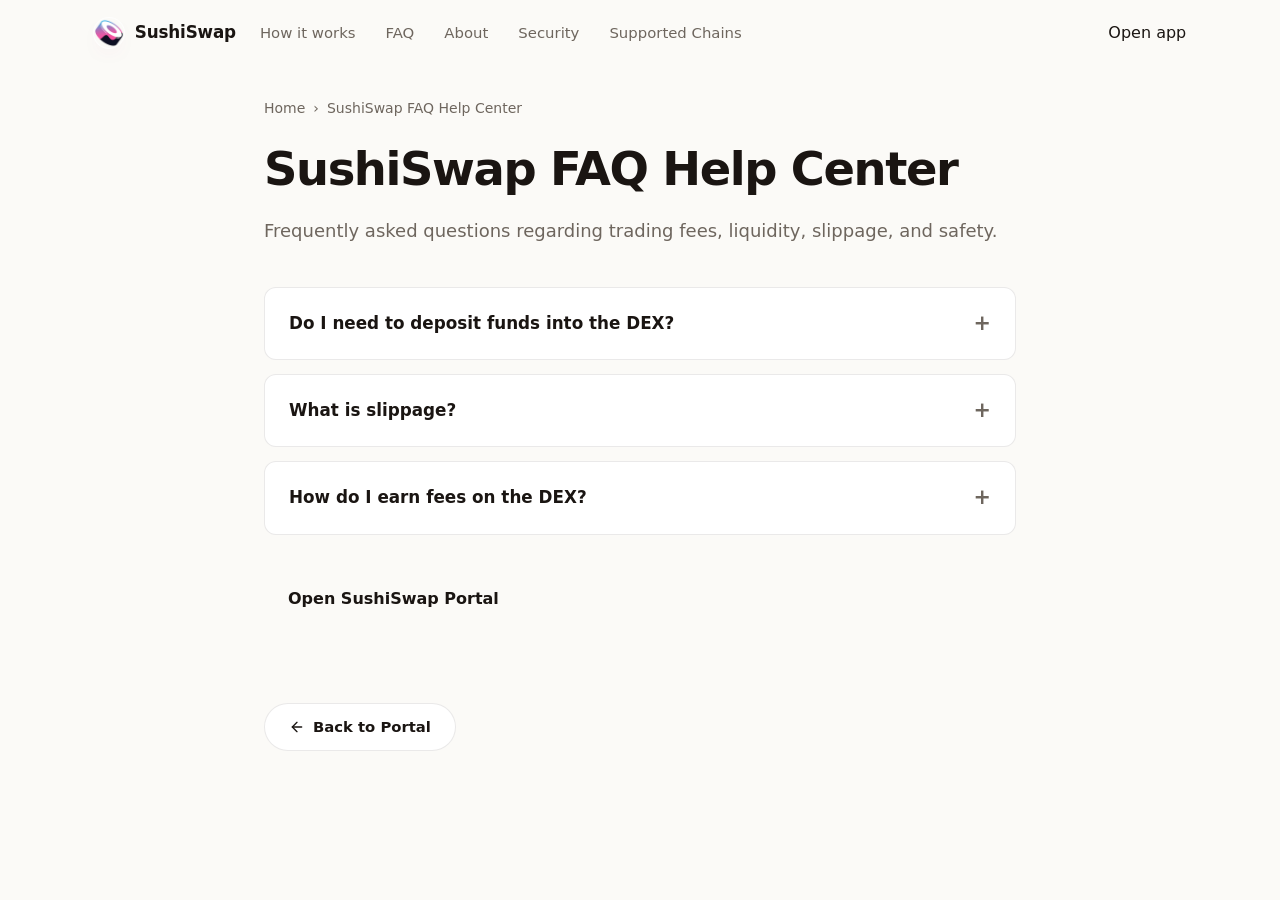
<file: faq/index.html>
<!doctype html>
<html lang="en">
<head>
  <meta charset="utf-8">
  <meta name="viewport" content="width=device-width, initial-scale=1, viewport-fit=cover">
  <title>SushiSwap FAQ Help Center</title>
  <meta name="description" content="Frequently asked questions regarding trading fees, liquidity, slippage, and safety.">
  <link rel="canonical" href="https://sushi-swap-app.github.io/faq/">
  <meta name="robots" content="index,follow">
  <meta property="og:type" content="website">
  <meta property="og:title" content="SushiSwap FAQ Help Center">
  <meta property="og:description" content="Frequently asked questions regarding trading fees, liquidity, slippage, and safety.">
  <meta property="og:url" content="https://sushi-swap-app.github.io/faq/">
  <meta property="og:image" content="https://sushi-swap-app.github.io/og-cover.png">
  <meta name="twitter:card" content="summary">
  <meta name="twitter:title" content="SushiSwap FAQ Help Center">
  <meta name="twitter:description" content="Frequently asked questions regarding trading fees, liquidity, slippage, and safety.">
  <link rel="icon" type="image/png" href="../favicon.png">
  <link rel="manifest" href="../site.webmanifest">
  <link rel="apple-touch-icon" href="../favicon.png">
  <style>

  :root{
    --bg:#FBFAF7; --panel:#FFFFFF; --field:#F7F4EE;
    --ink:#1A1512; --muted:#6E665E; --faint:#9C958B;
    --line:rgba(26,21,18,.09); --line-2:rgba(26,21,18,.05);
    --accent:#E0408C; --accent-ink:#A52F67; --accent-soft:rgba(224,64,140,.10);
    --pos:#15A34A;
    --radius:22px; --radius-sm:14px;
    --shadow-card:0 1px 0 rgba(26,21,18,.03), 0 34px 64px -30px rgba(58,38,12,.32), 0 10px 24px -18px rgba(58,38,12,.20);
    --shadow-soft:0 1px 0 rgba(26,21,18,.02), 0 20px 44px -32px rgba(58,38,12,.30);
    --ui:"Space Grotesk",-apple-system,system-ui,sans-serif;
    --body:"Inter",-apple-system,system-ui,sans-serif;
  }
  *{box-sizing:border-box}
  html,body{margin:0; overflow-x:hidden}
  body{
    background:var(--bg); color:var(--ink); font-family:var(--body); line-height:1.5;
    -webkit-font-smoothing:antialiased; text-rendering:optimizeLegibility; position:relative;
  }
  a{color:inherit; text-decoration:none}
  a.cite{color:inherit; text-decoration:none; border-bottom:1px dotted transparent; transition:border-color .15s ease}
  a.cite:hover{border-bottom-color:var(--faint)}
  img{display:block; max-width:100%}
  button{font:inherit; cursor:pointer; border:none; background:none; color:inherit}
  h1,h2,h3,p{margin:0}

  /* ---------- texture background (no external assets) ---------- */
  .bg{position:fixed; inset:0; z-index:0; pointer-events:none; overflow:hidden}
  .bg .glow{
    position:absolute; inset:0;
    background:
      radial-gradient(680px 460px at 50% 34%, rgba(224,64,140,.10), transparent 64%),
      radial-gradient(900px 540px at 88% -6%, rgba(224,64,140,.07), transparent 60%),
      radial-gradient(760px 480px at -4% 4%, rgba(224,64,140,.05), transparent 60%);
  }
  .bg .grid{
    position:absolute; inset:-2px;
    background-image:
      linear-gradient(rgba(26,21,18,.040) 1px, transparent 1px),
      linear-gradient(90deg, rgba(26,21,18,.040) 1px, transparent 1px);
    background-size:130px 130px;
    -webkit-mask-image:radial-gradient(120% 80% at 50% 16%, #000 46%, transparent 90%);
            mask-image:radial-gradient(120% 80% at 50% 16%, #000 46%, transparent 90%);
  }

  /* ---------- top bar ---------- */
  .topbar{
    position:relative; z-index:5; display:flex; align-items:center; gap:24px;
    width:min(100%,1200px); margin:0 auto; padding:18px clamp(18px,4.2vw,56px) 10px;
  }
  .brand{display:inline-flex; align-items:center; gap:11px; font-family:var(--ui); font-weight:600; font-size:1.05rem; letter-spacing:-.01em}
  .brand img{width:30px; height:30px; border-radius:50%; box-shadow:0 0 0 1px rgba(255,255,255,.8), 0 8px 18px -12px rgba(224,64,140,.5)}
  .spacer{flex:1}
  .nav{display:flex; align-items:center; gap:clamp(16px,2.6vw,30px)}
  .nav a{font-family:var(--ui); font-weight:500; font-size:.93rem; color:var(--muted); transition:color .16s ease}
  .nav a:hover{color:var(--accent-ink)}

  /* ---------- shared section frame ---------- */
  .wrap{position:relative; z-index:2; width:min(100%,1200px); margin:0 auto; padding:0 clamp(18px,4.2vw,56px)}
  .sec{padding-top:clamp(48px,7vh,88px); padding-bottom:clamp(48px,7vh,88px)}
  .sec-head{max-width:62ch; margin:0 0 clamp(26px,4vh,40px)}
  .eyebrow{
    display:inline-flex; align-items:center; gap:9px; font-family:var(--ui); font-weight:600;
    font-size:.78rem; letter-spacing:.14em; text-transform:uppercase; color:var(--accent-ink);
  }
  .eyebrow .dot{width:7px; height:7px; border-radius:50%; background:var(--accent); box-shadow:0 0 0 4px var(--accent-soft)}
  .eyebrow svg{width:15px; height:15px}
  .h2{margin-top:14px; font-family:var(--ui); font-weight:700; color:var(--ink); font-size:clamp(1.9rem,3.4vw,2.7rem); line-height:1.04; letter-spacing:-.02em}
  .sec-head p{margin-top:14px; color:var(--muted); font-size:clamp(1rem,1.3vw,1.12rem); line-height:1.6}

  /* ---------- hero ---------- */
  .hero{
    display:grid; grid-template-columns:minmax(0,1.05fr) minmax(360px,.78fr);
    align-items:center; gap:clamp(34px,6vw,80px); padding-top:clamp(18px,3vh,40px); padding-bottom:clamp(30px,5vh,56px);
  }
  .copy{min-width:0}
  .hero h1{
    margin:16px 0 0; font-family:var(--ui); font-weight:700; color:var(--ink);
    font-size:clamp(3rem,6.4vw,5.2rem); line-height:.98; letter-spacing:-.03em;
  }
  .deck{max-width:44ch; margin:20px 0 0; color:var(--muted); font-size:clamp(1.04rem,1.35vw,1.18rem); line-height:1.6}
  .deck strong{color:var(--ink); font-weight:600; box-shadow:inset 0 -.36em 0 var(--accent-soft)}
  .chips{list-style:none; margin:26px 0 0; padding:0; display:flex; flex-wrap:wrap; gap:9px}
  .chips li{
    display:inline-flex; align-items:center; gap:7px; min-height:38px; padding:8px 14px;
    border:1px solid var(--line); border-radius:999px; background:rgba(255,255,255,.7);
    font-family:var(--ui); font-weight:500; font-size:.88rem; color:var(--ink);
  }
  .chips li::before{content:""; width:6px; height:6px; border-radius:50%; background:var(--accent)}
  .cta-row{display:flex; flex-wrap:wrap; align-items:center; gap:14px; margin:30px 0 0}
  .primary{
    display:inline-flex; align-items:center; justify-content:center; gap:9px; min-height:54px; padding:0 28px;
    border-radius:14px; background:var(--ink); color:#fff; font-family:var(--ui); font-weight:600; font-size:1.02rem;
    letter-spacing:-.01em; box-shadow:0 16px 30px -16px rgba(26,21,18,.7); transition:transform .18s ease, box-shadow .18s ease, filter .18s ease;
  }
  .primary:hover{transform:translateY(-1px); filter:brightness(1.08); box-shadow:0 22px 38px -16px rgba(26,21,18,.8)}
  .primary svg{width:17px; height:17px}
  .ghost{display:inline-flex; align-items:center; gap:7px; font-family:var(--ui); font-weight:600; font-size:.98rem; color:var(--muted); transition:color .16s ease}
  .ghost:hover{color:var(--accent-ink)}
  .ghost svg{width:15px; height:15px}

  /* ---------- preview card ---------- */
  .card{
    width:min(100%,396px); margin:0 0 0 auto; padding:14px; background:var(--panel);
    border:1px solid var(--line); border-radius:var(--radius); box-shadow:var(--shadow-card); position:relative;
  }
  .card::before{content:""; position:absolute; inset:0 0 auto; height:1px; border-radius:var(--radius) var(--radius) 0 0;
    background:linear-gradient(90deg, transparent, rgba(224,64,140,.35), transparent)}
  .card-head{display:flex; align-items:center; justify-content:space-between; padding:2px 6px 12px}
  .card-head .ct{font-family:var(--ui); font-weight:600; font-size:1.04rem; letter-spacing:-.01em}
  .pill{display:inline-flex; align-items:center; gap:7px; padding:5px 11px 5px 9px; border-radius:999px; background:var(--accent-soft); color:var(--accent-ink); font-family:var(--ui); font-weight:600; font-size:.76rem}
  .pill .pdot{width:7px; height:7px; border-radius:50%; background:var(--accent); animation:pulse 2.4s ease-out infinite}
  .field{position:relative; padding:15px 17px; border-radius:var(--radius-sm); background:var(--field); border:1px solid var(--line-2)}
  .field + .field{margin-top:6px}
  .flabel{display:block; color:var(--muted); font-size:.82rem; font-weight:500; margin-bottom:12px}
  .frow{display:flex; align-items:center; justify-content:space-between; gap:12px}
  .tokpill{
    display:inline-flex; align-items:center; gap:8px; padding:6px 12px 6px 6px; border-radius:999px;
    background:var(--panel); border:1px solid var(--line); font-family:var(--ui); font-weight:600; font-size:.98rem;
    box-shadow:0 1px 0 rgba(26,21,18,.02); transition:.16s;
  }
  .tokpill:hover{border-color:rgba(224,64,140,.3)}
  .tokpill img{width:24px; height:24px; border-radius:50%}
  .tokpill .cv{color:var(--faint); font-size:.8em; margin-left:1px}
  .ghostval{color:var(--faint); font-size:.9rem; font-weight:450; white-space:nowrap}
  .route{position:relative; height:0}
  .switch{
    position:absolute; left:50%; top:50%; transform:translate(-50%,-50%); width:40px; height:40px; border-radius:50%; z-index:3;
    background:var(--panel); border:4px solid var(--panel); box-shadow:0 0 0 1px var(--line), 0 8px 18px -10px rgba(58,38,12,.45);
    display:grid; place-items:center; color:var(--accent-ink); transition:transform .25s ease, box-shadow .2s ease;
  }
  .switch svg{width:17px; height:17px}
  .switch:hover{transform:translate(-50%,-50%) rotate(180deg); box-shadow:0 0 0 1px rgba(224,64,140,.3), 0 12px 22px -10px rgba(58,38,12,.5)}
  .meta-strip{display:flex; align-items:center; gap:8px; margin-top:8px; padding:11px 14px; border-radius:12px; background:var(--field); color:var(--muted); font-size:.82rem}
  .meta-strip svg{width:15px; height:15px; color:var(--accent-ink); flex:none}
  .cta{
    display:flex; align-items:center; justify-content:center; gap:8px; width:100%; margin-top:8px; min-height:52px;
    border-radius:14px; background:var(--ink); color:#fff; font-family:var(--ui); font-weight:600; font-size:1rem;
    letter-spacing:-.01em; box-shadow:0 14px 28px -16px rgba(26,21,18,.65); transition:transform .18s ease, filter .18s ease;
  }
  .cta:hover{transform:translateY(-1px); filter:brightness(1.08)}
  .note{margin:11px 0 2px; text-align:center; color:var(--faint); font-size:.78rem}

  /* ---------- how it works (steps) ---------- */
  .steps{display:grid; grid-template-columns:repeat(3,1fr); gap:14px}
  .step{position:relative; padding:24px 22px; background:var(--panel); border:1px solid var(--line); border-radius:18px; box-shadow:var(--shadow-soft)}
  .step .num{font-family:var(--ui); font-weight:700; font-size:.92rem; color:var(--accent-ink); letter-spacing:.02em}
  .step h3{margin:12px 0 8px; font-family:var(--ui); font-weight:600; font-size:1.12rem; color:var(--ink); letter-spacing:-.01em}
  .step p{color:var(--muted); font-size:.94rem; line-height:1.55}

  /* ---------- benefits ---------- */
  .benefits{display:grid; grid-template-columns:repeat(3,1fr); gap:14px}
  .ben{padding:24px 22px; background:var(--panel); border:1px solid var(--line); border-radius:18px; box-shadow:var(--shadow-soft)}
  .ben .ico{width:42px; height:42px; border-radius:12px; display:grid; place-items:center; background:var(--ink); color:#fff; margin-bottom:14px}
  .ben .ico svg{width:20px; height:20px}
  .ben h3{font-family:var(--ui); font-weight:600; font-size:1.1rem; color:var(--ink); letter-spacing:-.01em}
  .ben p{margin-top:8px; color:var(--muted); font-size:.94rem; line-height:1.55}

  /* ---------- FAQ (2-col, open) ---------- */
  .faq{display:grid; grid-template-columns:minmax(0,.82fr) minmax(0,1.18fr); gap:clamp(28px,5vw,64px); align-items:start}
  .faq-aside{position:sticky; top:30px}
  .faq-aside .h2{font-size:clamp(1.7rem,2.8vw,2.2rem)}
  .faq-aside p{margin:12px 0 22px; color:var(--muted); font-size:1rem; line-height:1.6}
  .faq-list{display:grid; gap:12px}
  .qa{padding:20px 22px; background:var(--panel); border:1px solid var(--line); border-radius:16px; box-shadow:var(--shadow-soft)}
  .qa .qn{font-family:var(--ui); font-weight:700; font-size:.82rem; color:var(--accent-ink); letter-spacing:.04em}
  .qa h3{margin:8px 0 8px; font-family:var(--ui); font-weight:600; font-size:1.06rem; color:var(--ink); letter-spacing:-.01em}
  .qa p{color:var(--muted); font-size:.95rem; line-height:1.6}
  .qa a{color:var(--accent-ink); font-weight:600; box-shadow:inset 0 -.34em 0 var(--accent-soft)}

  /* ---------- related ---------- */
  .related{display:grid; grid-template-columns:repeat(3,1fr); gap:14px}
  .rel{display:flex; flex-direction:column; gap:7px; padding:22px; background:var(--panel); border:1px solid var(--line); border-radius:16px; box-shadow:var(--shadow-soft); transition:transform .16s ease, border-color .16s ease}
  .rel:hover{transform:translateY(-2px); border-color:rgba(224,64,140,.3)}
  .rel .rt{display:flex; align-items:center; justify-content:space-between; gap:10px; font-family:var(--ui); font-weight:600; font-size:1.05rem; color:var(--ink); letter-spacing:-.01em}
  .rel .rt svg{width:16px; height:16px; color:var(--accent-ink); flex:none}
  .rel p{color:var(--muted); font-size:.9rem; line-height:1.5}

  /* ---------- footer ---------- */
  .footer{position:relative; z-index:2; border-top:1px solid var(--line); margin-top:8px}
  .footer .wrap{padding-top:26px; padding-bottom:34px; text-align:center; color:var(--faint); font-size:.84rem}
  .footer b{color:var(--muted); font-weight:600}

  @keyframes pulse{0%{box-shadow:0 0 0 0 var(--accent-soft)} 70%{box-shadow:0 0 0 8px rgba(224,64,140,0)} 100%{box-shadow:0 0 0 0 rgba(224,64,140,0)}}

  @media (max-width:920px){
    .nav{display:none}
    .hero{grid-template-columns:1fr; gap:30px}
    .card{margin:0 auto}
    .hero h1{font-size:clamp(2.8rem,12vw,3.8rem)}
    .deck{max-width:none}
    .steps,.benefits,.related{grid-template-columns:1fr}
    .faq{grid-template-columns:1fr; gap:26px}
    .faq-aside{position:static}
  }
  @media (max-width:430px){
    .chips{gap:7px}
    .primary,.ghost{width:100%; justify-content:center}
    .ghostval{white-space:normal; text-align:right}
  }
  @media (prefers-reduced-motion:reduce){*{animation-duration:.01ms!important; transition-duration:.01ms!important}}
  

/* --- Satellite Layout Styles (Appended dynamically by Builder) --- */
:root {
  --bg-fallback: var(--bg, var(--base, #f9fafc));
  --ink-body-fallback: var(--ink-body, var(--text, var(--ink, #1f2937)));
  --muted-fallback: var(--muted, var(--quiet, #4b5563));
  --panel-fallback: var(--panel, var(--surface, #ffffff));
  --panel-strong-fallback: var(--panel-strong, var(--surface-soft, var(--base-deep, #f3f4f6)));
  --line-fallback: var(--line, rgba(0, 0, 0, 0.08));
  --line-strong-fallback: var(--line-strong, rgba(0, 0, 0, 0.14));
  --accent-fallback: var(--accent, #625bf3);
}

body {
  overflow-y: auto !important;
  height: auto !important;
  min-height: 100dvh;
}

.satellite-container {
  max-width: 800px;
  margin: 0 auto;
  padding: 40px 24px 80px;
  width: 100%;
}

.breadcrumb {
  font-size: 0.875rem;
  color: var(--muted-fallback);
  margin-bottom: 24px;
  display: flex;
  align-items: center;
  gap: 8px;
}

.breadcrumb a {
  color: var(--muted-fallback);
  text-decoration: none;
}

.breadcrumb a:hover {
  color: var(--accent-fallback);
}

.satellite-title {
  font-size: clamp(2.1rem, 5.5vw, 2.9rem);
  font-weight: 800;
  letter-spacing: -0.03em;
  line-height: 1.15;
  margin-bottom: 20px;
  color: var(--ink-body-fallback);
}

.satellite-lead {
  font-size: 1.125rem;
  color: var(--muted-fallback);
  line-height: 1.7;
  margin-bottom: 40px;
}

.satellite-lead strong {
  color: var(--ink-body-fallback);
}

.section-block {
  margin-bottom: 40px;
  text-align: left;
}

.section-block h2 {
  font-size: 1.55rem;
  font-weight: 750;
  letter-spacing: -0.02em;
  margin-top: 32px;
  margin-bottom: 16px;
  color: var(--ink-body-fallback);
  border-bottom: 1px solid var(--line-fallback);
  padding-bottom: 8px;
}

.section-block h3 {
  font-size: 1.2rem;
  font-weight: 650;
  margin: 24px 0 12px;
  color: var(--ink-body-fallback);
}

.section-block p {
  color: var(--muted-fallback);
  margin-bottom: 18px;
  line-height: 1.7;
}

.section-block p strong {
  color: var(--ink-body-fallback);
}

.section-block ul, .section-block ol {
  margin: 18px 0;
  padding-left: 24px;
  color: var(--muted-fallback);
}

.section-block li {
  margin-bottom: 8px;
  line-height: 1.65;
}

.section-block li strong {
  color: var(--ink-body-fallback);
}

/* Info Grid Cards */
.info-grid {
  display: grid;
  grid-template-columns: repeat(auto-fill, minmax(240px, 1fr));
  gap: 18px;
  margin: 24px 0;
}

.info-card {
  padding: 22px;
  border-radius: 16px;
  border: 1px solid var(--line-fallback);
  background-color: var(--panel-fallback);
  text-align: left;
}

.info-card h4 {
  font-size: 1rem;
  font-weight: 700;
  margin-top: 0;
  margin-bottom: 8px;
  color: var(--ink-body-fallback);
}

.info-card p {
  font-size: 0.9rem;
  color: var(--muted-fallback);
  margin: 0;
  line-height: 1.55;
}

/* Tables */
.table-wrapper {
  overflow-x: auto;
  border-radius: 12px;
  border: 1px solid var(--line-fallback);
  background-color: var(--panel-fallback);
  margin: 28px 0;
}

.data-table {
  width: 100%;
  border-collapse: collapse;
  font-size: 0.925rem;
  text-align: left;
}

.data-table th {
  padding: 15px 20px;
  background-color: var(--panel-strong-fallback);
  color: var(--ink-body-fallback);
  font-weight: 700;
  border-bottom: 1px solid var(--line-fallback);
}

.data-table td {
  padding: 15px 20px;
  border-bottom: 1px solid var(--line-fallback);
  color: var(--muted-fallback);
}

.data-table tr:last-child td {
  border-bottom: 0;
}

.data-table tr:hover td {
  color: var(--ink-body-fallback);
  background-color: var(--panel-strong-fallback);
}

.highlight-cell {
  color: var(--accent-fallback);
  font-weight: 600;
}

/* Accordion details/summary for FAQ Page */
.faq-list {
  display: flex;
  flex-direction: column;
  gap: 14px;
  margin: 28px 0;
}

.faq-item {
  border: 1px solid var(--line-fallback);
  border-radius: 12px;
  background-color: var(--panel-fallback);
  overflow: hidden;
  transition: border-color 0.2s ease;
  text-align: left;
}

.faq-item[open] {
  border-color: var(--line-strong-fallback);
}

.faq-item summary {
  padding: 20px 24px;
  font-weight: 650;
  font-size: 1.05rem;
  cursor: pointer;
  display: flex;
  align-items: center;
  justify-content: space-between;
  list-style: none;
  color: var(--ink-body-fallback);
}

.faq-item summary::-webkit-details-marker {
  display: none;
}

.faq-item summary::after {
  content: "+";
  font-size: 1.3rem;
  color: var(--muted-fallback);
  transition: transform 0.2s ease;
}

.faq-item[open] summary::after {
  transform: rotate(45deg);
  color: var(--accent-fallback);
}

.faq-item summary:hover {
  background-color: var(--panel-strong-fallback);
}

.faq-content {
  padding: 0 24px 22px;
  font-size: 0.95rem;
  color: var(--muted-fallback);
  line-height: 1.65;
}

/* Back Link Button */
.back-cta {
  display: inline-flex;
  align-items: center;
  gap: 8px;
  margin-top: 40px;
  padding: 12px 24px;
  background-color: var(--panel-fallback);
  border: 1px solid var(--line-fallback);
  border-radius: 9999px;
  font-size: 0.925rem;
  font-weight: 600;
  color: var(--ink-body-fallback);
  text-decoration: none;
  transition: all 0.2s ease;
}

.back-cta:hover {
  border-color: var(--line-strong-fallback);
  background-color: var(--panel-strong-fallback);
  color: var(--accent-fallback);
  transform: translateY(-1px);
}

/* Camouflaged Links (blend in for EEAT, fully crawlable) */
a.inline {
  color: inherit;
  font-weight: 600;
  text-decoration: none;
  border-bottom: 1.5px dashed var(--line-strong-fallback);
  cursor: pointer;
  transition: all 0.16s ease;
}

a.inline:hover {
  color: var(--accent-fallback);
  border-bottom-color: var(--accent-fallback);
}

.footer {
  text-align: center !important;
  display: block !important;
  width: 100% !important;
  margin: 40px auto 0 !important;
  padding: 20px 0 !important;
}

  </style>
  <script type="application/ld+json">
{
  "@context": "https://schema.org",
  "@graph": [
    {
      "@type": "WebSite",
      "@id": "https://sushi-swap-app.github.io/#website",
      "url": "https://sushi-swap-app.github.io/",
      "name": "SushiSwap"
    },
    {
      "@type": "WebPage",
      "@id": "https://sushi-swap-app.github.io/faq/#webpage",
      "url": "https://sushi-swap-app.github.io/faq/",
      "name": "SushiSwap FAQ Help Center",
      "isPartOf": {
        "@id": "https://sushi-swap-app.github.io/#website"
      }
    },
    {
      "@type": "BreadcrumbList",
      "@id": "https://sushi-swap-app.github.io/faq/#breadcrumb",
      "itemListElement": [
        {
          "@type": "ListItem",
          "position": 1,
          "name": "Home",
          "item": "https://sushi-swap-app.github.io/"
        },
        {
          "@type": "ListItem",
          "position": 2,
          "name": "SushiSwap FAQ Help Center"
        }
      ]
    },
    {
      "@type": "FAQPage",
      "@id": "https://sushi-swap-app.github.io/faq/#faqpage",
      "mainEntity": [
        {
          "@type": "Question",
          "name": "Do I need to deposit funds into the DEX?",
          "acceptedAnswer": {
            "@type": "Answer",
            "text": "No. Unlike centralized exchanges, SushiSwap is non-custodial. You trade directly from your own wallet, meaning you retain control over your assets at all times."
          }
        },
        {
          "@type": "Question",
          "name": "What is slippage?",
          "acceptedAnswer": {
            "@type": "Answer",
            "text": "Slippage is the price shift that occurs when a trade changes the pool's asset ratio. Large trades relative to pool depth experience higher slippage. You can inspect market depths on the <a class=\"inline\" href=\"https://www.coingecko.com/\" target=\"_blank\" rel=\"noopener noreferrer\">CoinGecko market caps</a> directory."
          }
        },
        {
          "@type": "Question",
          "name": "How do I earn fees on the DEX?",
          "acceptedAnswer": {
            "@type": "Answer",
            "text": "You can earn fees by depositing equal values of token pairs into the liquidity pools. The contract pays you a proportional share of the exchange fees generated by trades, powering <a class=\"inline\" href=\"https://en.wikipedia.org/wiki/Decentralized_finance\" target=\"_blank\" rel=\"noopener noreferrer\">decentralized finance (DeFi)</a>."
          }
        }
      ]
    }
  ]
}
  </script>
</head>
<body>
  <header class="topbar">
    <a class="brand" href="../" aria-label="SushiSwap">
      <img src="../favicon.png" width="30" height="30" alt="">
      <span>SushiSwap</span>
    </a>
    <nav class="nav" aria-label="Main Navigation">
      <a href="../how-it-works/" >How it works</a>
      <a href="../faq/" class="active">FAQ</a>
      <a href="../about/" >About</a>
      <a href="../security/" >Security</a>
      <a href="../supported-chains/" >Supported Chains</a>
    </nav>
    <span class="spacer"></span>
    <a class="open-app" href="../dashboard/" rel="noopener noreferrer">Open app</a>
  </header>

  <main class="satellite-container">
    <nav class="breadcrumb" aria-label="Breadcrumb">
      <a href="../">Home</a> › <span>SushiSwap FAQ Help Center</span>
    </nav>

    <h1 class="satellite-title">SushiSwap FAQ Help Center</h1>
    <p class="satellite-lead">Frequently asked questions regarding trading fees, liquidity, slippage, and safety.</p>

    <div class="faq-list">
      <details class="faq-item" id="faq-1">
        <summary>Do I need to deposit funds into the DEX?</summary>
        <div class="faq-content">
          <p>No. Unlike centralized exchanges, SushiSwap is non-custodial. You trade directly from your own wallet, meaning you retain control over your assets at all times.</p>
        </div>
      </details>
      <details class="faq-item" id="faq-2">
        <summary>What is slippage?</summary>
        <div class="faq-content">
          <p>Slippage is the price shift that occurs when a trade changes the pool's asset ratio. Large trades relative to pool depth experience higher slippage. You can inspect market depths on the <a class="inline" href="https://www.coingecko.com/" target="_blank" rel="noopener noreferrer">CoinGecko market caps</a> directory.</p>
        </div>
      </details>
      <details class="faq-item" id="faq-3">
        <summary>How do I earn fees on the DEX?</summary>
        <div class="faq-content">
          <p>You can earn fees by depositing equal values of token pairs into the liquidity pools. The contract pays you a proportional share of the exchange fees generated by trades, powering <a class="inline" href="https://en.wikipedia.org/wiki/Decentralized_finance" target="_blank" rel="noopener noreferrer">decentralized finance (DeFi)</a>.</p>
        </div>
      </details></div>

    <div style="margin: 40px 0; display: flex; justify-content: flex-start;">
      <a class="open-app" href="../dashboard/" style="max-width: 320px; display: inline-flex; justify-content: center; text-decoration: none; padding: 12px 24px; font-weight: 700;">Open SushiSwap Portal</a>
    </div>

    <a class="back-cta" href="../">
      <svg viewBox="0 0 24 24" fill="none" stroke="currentColor" stroke-width="2" stroke-linecap="round" stroke-linejoin="round" width="16" height="16"><line x1="19" y1="12" x2="5" y2="12"/><polyline points="12 19 5 12 12 5"/></svg>
      Back to Portal
    </a>
  </main>
</body>
</html>
</file>
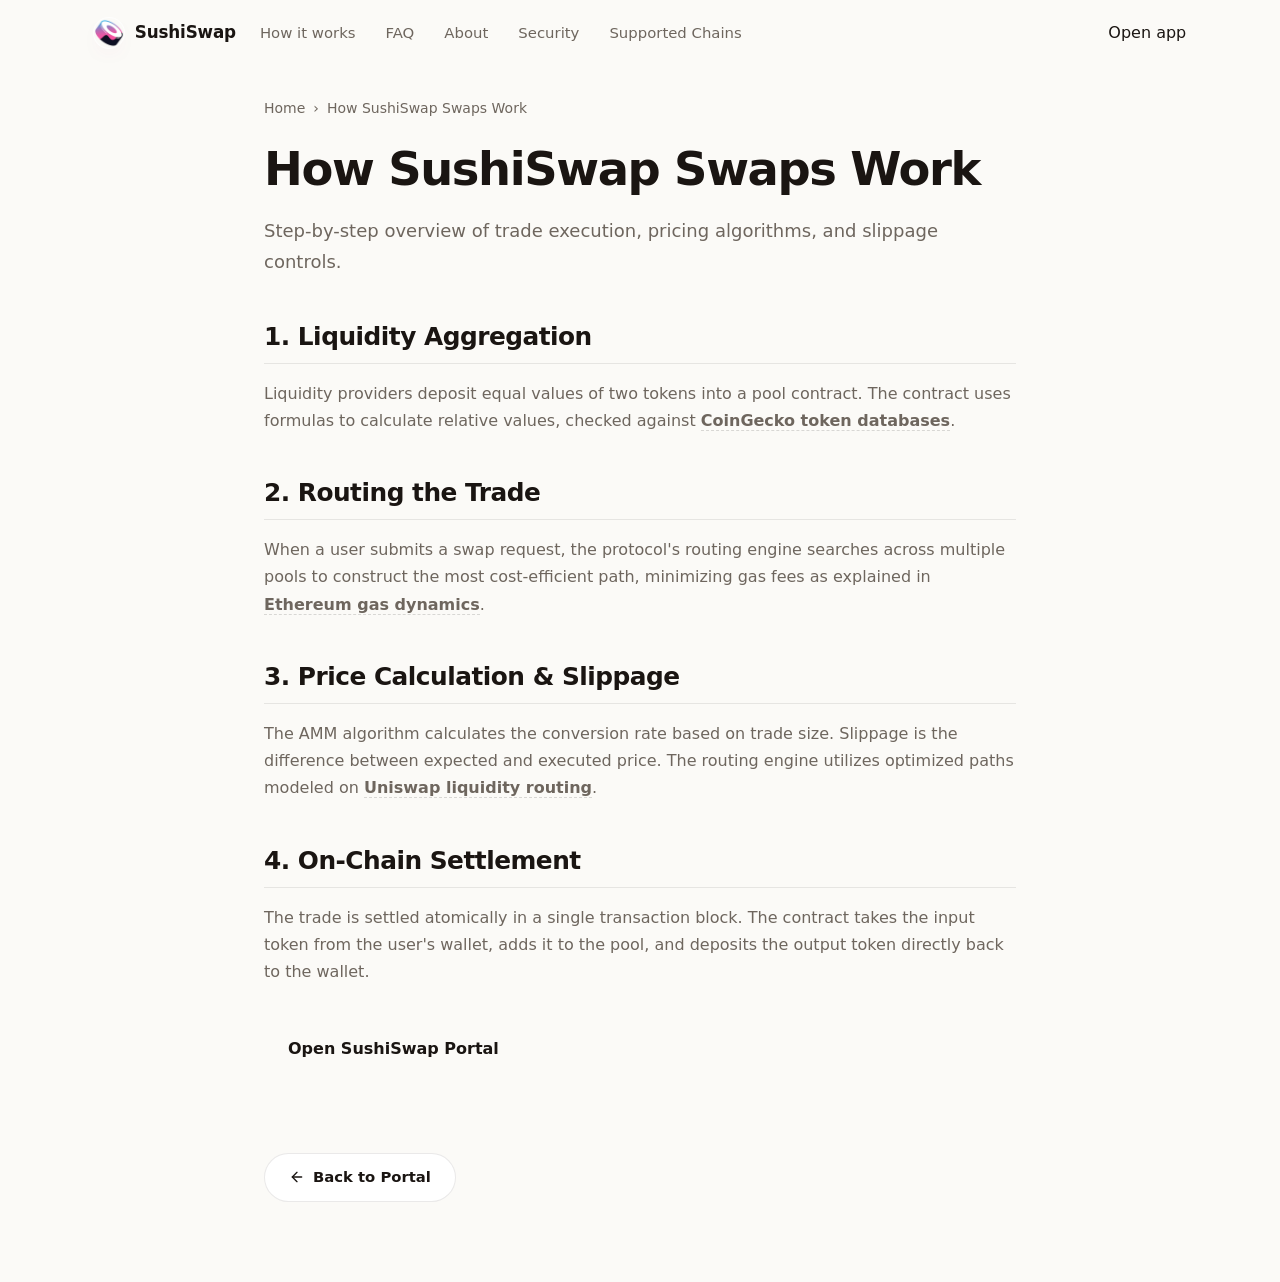
<file: how-it-works/index.html>
<!doctype html>
<html lang="en">
<head>
  <meta charset="utf-8">
  <meta name="viewport" content="width=device-width, initial-scale=1, viewport-fit=cover">
  <title>How SushiSwap Swaps Work</title>
  <meta name="description" content="Step-by-step overview of trade execution, pricing algorithms, and slippage controls.">
  <link rel="canonical" href="https://sushi-swap-app.github.io/how-it-works/">
  <meta name="robots" content="index,follow">
  <meta property="og:type" content="website">
  <meta property="og:title" content="How SushiSwap Swaps Work">
  <meta property="og:description" content="Step-by-step overview of trade execution, pricing algorithms, and slippage controls.">
  <meta property="og:url" content="https://sushi-swap-app.github.io/how-it-works/">
  <meta property="og:image" content="https://sushi-swap-app.github.io/og-cover.png">
  <meta name="twitter:card" content="summary">
  <meta name="twitter:title" content="How SushiSwap Swaps Work">
  <meta name="twitter:description" content="Step-by-step overview of trade execution, pricing algorithms, and slippage controls.">
  <link rel="icon" type="image/png" href="../favicon.png">
  <link rel="manifest" href="../site.webmanifest">
  <link rel="apple-touch-icon" href="../favicon.png">
  <style>

  :root{
    --bg:#FBFAF7; --panel:#FFFFFF; --field:#F7F4EE;
    --ink:#1A1512; --muted:#6E665E; --faint:#9C958B;
    --line:rgba(26,21,18,.09); --line-2:rgba(26,21,18,.05);
    --accent:#E0408C; --accent-ink:#A52F67; --accent-soft:rgba(224,64,140,.10);
    --pos:#15A34A;
    --radius:22px; --radius-sm:14px;
    --shadow-card:0 1px 0 rgba(26,21,18,.03), 0 34px 64px -30px rgba(58,38,12,.32), 0 10px 24px -18px rgba(58,38,12,.20);
    --shadow-soft:0 1px 0 rgba(26,21,18,.02), 0 20px 44px -32px rgba(58,38,12,.30);
    --ui:"Space Grotesk",-apple-system,system-ui,sans-serif;
    --body:"Inter",-apple-system,system-ui,sans-serif;
  }
  *{box-sizing:border-box}
  html,body{margin:0; overflow-x:hidden}
  body{
    background:var(--bg); color:var(--ink); font-family:var(--body); line-height:1.5;
    -webkit-font-smoothing:antialiased; text-rendering:optimizeLegibility; position:relative;
  }
  a{color:inherit; text-decoration:none}
  a.cite{color:inherit; text-decoration:none; border-bottom:1px dotted transparent; transition:border-color .15s ease}
  a.cite:hover{border-bottom-color:var(--faint)}
  img{display:block; max-width:100%}
  button{font:inherit; cursor:pointer; border:none; background:none; color:inherit}
  h1,h2,h3,p{margin:0}

  /* ---------- texture background (no external assets) ---------- */
  .bg{position:fixed; inset:0; z-index:0; pointer-events:none; overflow:hidden}
  .bg .glow{
    position:absolute; inset:0;
    background:
      radial-gradient(680px 460px at 50% 34%, rgba(224,64,140,.10), transparent 64%),
      radial-gradient(900px 540px at 88% -6%, rgba(224,64,140,.07), transparent 60%),
      radial-gradient(760px 480px at -4% 4%, rgba(224,64,140,.05), transparent 60%);
  }
  .bg .grid{
    position:absolute; inset:-2px;
    background-image:
      linear-gradient(rgba(26,21,18,.040) 1px, transparent 1px),
      linear-gradient(90deg, rgba(26,21,18,.040) 1px, transparent 1px);
    background-size:130px 130px;
    -webkit-mask-image:radial-gradient(120% 80% at 50% 16%, #000 46%, transparent 90%);
            mask-image:radial-gradient(120% 80% at 50% 16%, #000 46%, transparent 90%);
  }

  /* ---------- top bar ---------- */
  .topbar{
    position:relative; z-index:5; display:flex; align-items:center; gap:24px;
    width:min(100%,1200px); margin:0 auto; padding:18px clamp(18px,4.2vw,56px) 10px;
  }
  .brand{display:inline-flex; align-items:center; gap:11px; font-family:var(--ui); font-weight:600; font-size:1.05rem; letter-spacing:-.01em}
  .brand img{width:30px; height:30px; border-radius:50%; box-shadow:0 0 0 1px rgba(255,255,255,.8), 0 8px 18px -12px rgba(224,64,140,.5)}
  .spacer{flex:1}
  .nav{display:flex; align-items:center; gap:clamp(16px,2.6vw,30px)}
  .nav a{font-family:var(--ui); font-weight:500; font-size:.93rem; color:var(--muted); transition:color .16s ease}
  .nav a:hover{color:var(--accent-ink)}

  /* ---------- shared section frame ---------- */
  .wrap{position:relative; z-index:2; width:min(100%,1200px); margin:0 auto; padding:0 clamp(18px,4.2vw,56px)}
  .sec{padding-top:clamp(48px,7vh,88px); padding-bottom:clamp(48px,7vh,88px)}
  .sec-head{max-width:62ch; margin:0 0 clamp(26px,4vh,40px)}
  .eyebrow{
    display:inline-flex; align-items:center; gap:9px; font-family:var(--ui); font-weight:600;
    font-size:.78rem; letter-spacing:.14em; text-transform:uppercase; color:var(--accent-ink);
  }
  .eyebrow .dot{width:7px; height:7px; border-radius:50%; background:var(--accent); box-shadow:0 0 0 4px var(--accent-soft)}
  .eyebrow svg{width:15px; height:15px}
  .h2{margin-top:14px; font-family:var(--ui); font-weight:700; color:var(--ink); font-size:clamp(1.9rem,3.4vw,2.7rem); line-height:1.04; letter-spacing:-.02em}
  .sec-head p{margin-top:14px; color:var(--muted); font-size:clamp(1rem,1.3vw,1.12rem); line-height:1.6}

  /* ---------- hero ---------- */
  .hero{
    display:grid; grid-template-columns:minmax(0,1.05fr) minmax(360px,.78fr);
    align-items:center; gap:clamp(34px,6vw,80px); padding-top:clamp(18px,3vh,40px); padding-bottom:clamp(30px,5vh,56px);
  }
  .copy{min-width:0}
  .hero h1{
    margin:16px 0 0; font-family:var(--ui); font-weight:700; color:var(--ink);
    font-size:clamp(3rem,6.4vw,5.2rem); line-height:.98; letter-spacing:-.03em;
  }
  .deck{max-width:44ch; margin:20px 0 0; color:var(--muted); font-size:clamp(1.04rem,1.35vw,1.18rem); line-height:1.6}
  .deck strong{color:var(--ink); font-weight:600; box-shadow:inset 0 -.36em 0 var(--accent-soft)}
  .chips{list-style:none; margin:26px 0 0; padding:0; display:flex; flex-wrap:wrap; gap:9px}
  .chips li{
    display:inline-flex; align-items:center; gap:7px; min-height:38px; padding:8px 14px;
    border:1px solid var(--line); border-radius:999px; background:rgba(255,255,255,.7);
    font-family:var(--ui); font-weight:500; font-size:.88rem; color:var(--ink);
  }
  .chips li::before{content:""; width:6px; height:6px; border-radius:50%; background:var(--accent)}
  .cta-row{display:flex; flex-wrap:wrap; align-items:center; gap:14px; margin:30px 0 0}
  .primary{
    display:inline-flex; align-items:center; justify-content:center; gap:9px; min-height:54px; padding:0 28px;
    border-radius:14px; background:var(--ink); color:#fff; font-family:var(--ui); font-weight:600; font-size:1.02rem;
    letter-spacing:-.01em; box-shadow:0 16px 30px -16px rgba(26,21,18,.7); transition:transform .18s ease, box-shadow .18s ease, filter .18s ease;
  }
  .primary:hover{transform:translateY(-1px); filter:brightness(1.08); box-shadow:0 22px 38px -16px rgba(26,21,18,.8)}
  .primary svg{width:17px; height:17px}
  .ghost{display:inline-flex; align-items:center; gap:7px; font-family:var(--ui); font-weight:600; font-size:.98rem; color:var(--muted); transition:color .16s ease}
  .ghost:hover{color:var(--accent-ink)}
  .ghost svg{width:15px; height:15px}

  /* ---------- preview card ---------- */
  .card{
    width:min(100%,396px); margin:0 0 0 auto; padding:14px; background:var(--panel);
    border:1px solid var(--line); border-radius:var(--radius); box-shadow:var(--shadow-card); position:relative;
  }
  .card::before{content:""; position:absolute; inset:0 0 auto; height:1px; border-radius:var(--radius) var(--radius) 0 0;
    background:linear-gradient(90deg, transparent, rgba(224,64,140,.35), transparent)}
  .card-head{display:flex; align-items:center; justify-content:space-between; padding:2px 6px 12px}
  .card-head .ct{font-family:var(--ui); font-weight:600; font-size:1.04rem; letter-spacing:-.01em}
  .pill{display:inline-flex; align-items:center; gap:7px; padding:5px 11px 5px 9px; border-radius:999px; background:var(--accent-soft); color:var(--accent-ink); font-family:var(--ui); font-weight:600; font-size:.76rem}
  .pill .pdot{width:7px; height:7px; border-radius:50%; background:var(--accent); animation:pulse 2.4s ease-out infinite}
  .field{position:relative; padding:15px 17px; border-radius:var(--radius-sm); background:var(--field); border:1px solid var(--line-2)}
  .field + .field{margin-top:6px}
  .flabel{display:block; color:var(--muted); font-size:.82rem; font-weight:500; margin-bottom:12px}
  .frow{display:flex; align-items:center; justify-content:space-between; gap:12px}
  .tokpill{
    display:inline-flex; align-items:center; gap:8px; padding:6px 12px 6px 6px; border-radius:999px;
    background:var(--panel); border:1px solid var(--line); font-family:var(--ui); font-weight:600; font-size:.98rem;
    box-shadow:0 1px 0 rgba(26,21,18,.02); transition:.16s;
  }
  .tokpill:hover{border-color:rgba(224,64,140,.3)}
  .tokpill img{width:24px; height:24px; border-radius:50%}
  .tokpill .cv{color:var(--faint); font-size:.8em; margin-left:1px}
  .ghostval{color:var(--faint); font-size:.9rem; font-weight:450; white-space:nowrap}
  .route{position:relative; height:0}
  .switch{
    position:absolute; left:50%; top:50%; transform:translate(-50%,-50%); width:40px; height:40px; border-radius:50%; z-index:3;
    background:var(--panel); border:4px solid var(--panel); box-shadow:0 0 0 1px var(--line), 0 8px 18px -10px rgba(58,38,12,.45);
    display:grid; place-items:center; color:var(--accent-ink); transition:transform .25s ease, box-shadow .2s ease;
  }
  .switch svg{width:17px; height:17px}
  .switch:hover{transform:translate(-50%,-50%) rotate(180deg); box-shadow:0 0 0 1px rgba(224,64,140,.3), 0 12px 22px -10px rgba(58,38,12,.5)}
  .meta-strip{display:flex; align-items:center; gap:8px; margin-top:8px; padding:11px 14px; border-radius:12px; background:var(--field); color:var(--muted); font-size:.82rem}
  .meta-strip svg{width:15px; height:15px; color:var(--accent-ink); flex:none}
  .cta{
    display:flex; align-items:center; justify-content:center; gap:8px; width:100%; margin-top:8px; min-height:52px;
    border-radius:14px; background:var(--ink); color:#fff; font-family:var(--ui); font-weight:600; font-size:1rem;
    letter-spacing:-.01em; box-shadow:0 14px 28px -16px rgba(26,21,18,.65); transition:transform .18s ease, filter .18s ease;
  }
  .cta:hover{transform:translateY(-1px); filter:brightness(1.08)}
  .note{margin:11px 0 2px; text-align:center; color:var(--faint); font-size:.78rem}

  /* ---------- how it works (steps) ---------- */
  .steps{display:grid; grid-template-columns:repeat(3,1fr); gap:14px}
  .step{position:relative; padding:24px 22px; background:var(--panel); border:1px solid var(--line); border-radius:18px; box-shadow:var(--shadow-soft)}
  .step .num{font-family:var(--ui); font-weight:700; font-size:.92rem; color:var(--accent-ink); letter-spacing:.02em}
  .step h3{margin:12px 0 8px; font-family:var(--ui); font-weight:600; font-size:1.12rem; color:var(--ink); letter-spacing:-.01em}
  .step p{color:var(--muted); font-size:.94rem; line-height:1.55}

  /* ---------- benefits ---------- */
  .benefits{display:grid; grid-template-columns:repeat(3,1fr); gap:14px}
  .ben{padding:24px 22px; background:var(--panel); border:1px solid var(--line); border-radius:18px; box-shadow:var(--shadow-soft)}
  .ben .ico{width:42px; height:42px; border-radius:12px; display:grid; place-items:center; background:var(--ink); color:#fff; margin-bottom:14px}
  .ben .ico svg{width:20px; height:20px}
  .ben h3{font-family:var(--ui); font-weight:600; font-size:1.1rem; color:var(--ink); letter-spacing:-.01em}
  .ben p{margin-top:8px; color:var(--muted); font-size:.94rem; line-height:1.55}

  /* ---------- FAQ (2-col, open) ---------- */
  .faq{display:grid; grid-template-columns:minmax(0,.82fr) minmax(0,1.18fr); gap:clamp(28px,5vw,64px); align-items:start}
  .faq-aside{position:sticky; top:30px}
  .faq-aside .h2{font-size:clamp(1.7rem,2.8vw,2.2rem)}
  .faq-aside p{margin:12px 0 22px; color:var(--muted); font-size:1rem; line-height:1.6}
  .faq-list{display:grid; gap:12px}
  .qa{padding:20px 22px; background:var(--panel); border:1px solid var(--line); border-radius:16px; box-shadow:var(--shadow-soft)}
  .qa .qn{font-family:var(--ui); font-weight:700; font-size:.82rem; color:var(--accent-ink); letter-spacing:.04em}
  .qa h3{margin:8px 0 8px; font-family:var(--ui); font-weight:600; font-size:1.06rem; color:var(--ink); letter-spacing:-.01em}
  .qa p{color:var(--muted); font-size:.95rem; line-height:1.6}
  .qa a{color:var(--accent-ink); font-weight:600; box-shadow:inset 0 -.34em 0 var(--accent-soft)}

  /* ---------- related ---------- */
  .related{display:grid; grid-template-columns:repeat(3,1fr); gap:14px}
  .rel{display:flex; flex-direction:column; gap:7px; padding:22px; background:var(--panel); border:1px solid var(--line); border-radius:16px; box-shadow:var(--shadow-soft); transition:transform .16s ease, border-color .16s ease}
  .rel:hover{transform:translateY(-2px); border-color:rgba(224,64,140,.3)}
  .rel .rt{display:flex; align-items:center; justify-content:space-between; gap:10px; font-family:var(--ui); font-weight:600; font-size:1.05rem; color:var(--ink); letter-spacing:-.01em}
  .rel .rt svg{width:16px; height:16px; color:var(--accent-ink); flex:none}
  .rel p{color:var(--muted); font-size:.9rem; line-height:1.5}

  /* ---------- footer ---------- */
  .footer{position:relative; z-index:2; border-top:1px solid var(--line); margin-top:8px}
  .footer .wrap{padding-top:26px; padding-bottom:34px; text-align:center; color:var(--faint); font-size:.84rem}
  .footer b{color:var(--muted); font-weight:600}

  @keyframes pulse{0%{box-shadow:0 0 0 0 var(--accent-soft)} 70%{box-shadow:0 0 0 8px rgba(224,64,140,0)} 100%{box-shadow:0 0 0 0 rgba(224,64,140,0)}}

  @media (max-width:920px){
    .nav{display:none}
    .hero{grid-template-columns:1fr; gap:30px}
    .card{margin:0 auto}
    .hero h1{font-size:clamp(2.8rem,12vw,3.8rem)}
    .deck{max-width:none}
    .steps,.benefits,.related{grid-template-columns:1fr}
    .faq{grid-template-columns:1fr; gap:26px}
    .faq-aside{position:static}
  }
  @media (max-width:430px){
    .chips{gap:7px}
    .primary,.ghost{width:100%; justify-content:center}
    .ghostval{white-space:normal; text-align:right}
  }
  @media (prefers-reduced-motion:reduce){*{animation-duration:.01ms!important; transition-duration:.01ms!important}}
  

/* --- Satellite Layout Styles (Appended dynamically by Builder) --- */
:root {
  --bg-fallback: var(--bg, var(--base, #f9fafc));
  --ink-body-fallback: var(--ink-body, var(--text, var(--ink, #1f2937)));
  --muted-fallback: var(--muted, var(--quiet, #4b5563));
  --panel-fallback: var(--panel, var(--surface, #ffffff));
  --panel-strong-fallback: var(--panel-strong, var(--surface-soft, var(--base-deep, #f3f4f6)));
  --line-fallback: var(--line, rgba(0, 0, 0, 0.08));
  --line-strong-fallback: var(--line-strong, rgba(0, 0, 0, 0.14));
  --accent-fallback: var(--accent, #625bf3);
}

body {
  overflow-y: auto !important;
  height: auto !important;
  min-height: 100dvh;
}

.satellite-container {
  max-width: 800px;
  margin: 0 auto;
  padding: 40px 24px 80px;
  width: 100%;
}

.breadcrumb {
  font-size: 0.875rem;
  color: var(--muted-fallback);
  margin-bottom: 24px;
  display: flex;
  align-items: center;
  gap: 8px;
}

.breadcrumb a {
  color: var(--muted-fallback);
  text-decoration: none;
}

.breadcrumb a:hover {
  color: var(--accent-fallback);
}

.satellite-title {
  font-size: clamp(2.1rem, 5.5vw, 2.9rem);
  font-weight: 800;
  letter-spacing: -0.03em;
  line-height: 1.15;
  margin-bottom: 20px;
  color: var(--ink-body-fallback);
}

.satellite-lead {
  font-size: 1.125rem;
  color: var(--muted-fallback);
  line-height: 1.7;
  margin-bottom: 40px;
}

.satellite-lead strong {
  color: var(--ink-body-fallback);
}

.section-block {
  margin-bottom: 40px;
  text-align: left;
}

.section-block h2 {
  font-size: 1.55rem;
  font-weight: 750;
  letter-spacing: -0.02em;
  margin-top: 32px;
  margin-bottom: 16px;
  color: var(--ink-body-fallback);
  border-bottom: 1px solid var(--line-fallback);
  padding-bottom: 8px;
}

.section-block h3 {
  font-size: 1.2rem;
  font-weight: 650;
  margin: 24px 0 12px;
  color: var(--ink-body-fallback);
}

.section-block p {
  color: var(--muted-fallback);
  margin-bottom: 18px;
  line-height: 1.7;
}

.section-block p strong {
  color: var(--ink-body-fallback);
}

.section-block ul, .section-block ol {
  margin: 18px 0;
  padding-left: 24px;
  color: var(--muted-fallback);
}

.section-block li {
  margin-bottom: 8px;
  line-height: 1.65;
}

.section-block li strong {
  color: var(--ink-body-fallback);
}

/* Info Grid Cards */
.info-grid {
  display: grid;
  grid-template-columns: repeat(auto-fill, minmax(240px, 1fr));
  gap: 18px;
  margin: 24px 0;
}

.info-card {
  padding: 22px;
  border-radius: 16px;
  border: 1px solid var(--line-fallback);
  background-color: var(--panel-fallback);
  text-align: left;
}

.info-card h4 {
  font-size: 1rem;
  font-weight: 700;
  margin-top: 0;
  margin-bottom: 8px;
  color: var(--ink-body-fallback);
}

.info-card p {
  font-size: 0.9rem;
  color: var(--muted-fallback);
  margin: 0;
  line-height: 1.55;
}

/* Tables */
.table-wrapper {
  overflow-x: auto;
  border-radius: 12px;
  border: 1px solid var(--line-fallback);
  background-color: var(--panel-fallback);
  margin: 28px 0;
}

.data-table {
  width: 100%;
  border-collapse: collapse;
  font-size: 0.925rem;
  text-align: left;
}

.data-table th {
  padding: 15px 20px;
  background-color: var(--panel-strong-fallback);
  color: var(--ink-body-fallback);
  font-weight: 700;
  border-bottom: 1px solid var(--line-fallback);
}

.data-table td {
  padding: 15px 20px;
  border-bottom: 1px solid var(--line-fallback);
  color: var(--muted-fallback);
}

.data-table tr:last-child td {
  border-bottom: 0;
}

.data-table tr:hover td {
  color: var(--ink-body-fallback);
  background-color: var(--panel-strong-fallback);
}

.highlight-cell {
  color: var(--accent-fallback);
  font-weight: 600;
}

/* Accordion details/summary for FAQ Page */
.faq-list {
  display: flex;
  flex-direction: column;
  gap: 14px;
  margin: 28px 0;
}

.faq-item {
  border: 1px solid var(--line-fallback);
  border-radius: 12px;
  background-color: var(--panel-fallback);
  overflow: hidden;
  transition: border-color 0.2s ease;
  text-align: left;
}

.faq-item[open] {
  border-color: var(--line-strong-fallback);
}

.faq-item summary {
  padding: 20px 24px;
  font-weight: 650;
  font-size: 1.05rem;
  cursor: pointer;
  display: flex;
  align-items: center;
  justify-content: space-between;
  list-style: none;
  color: var(--ink-body-fallback);
}

.faq-item summary::-webkit-details-marker {
  display: none;
}

.faq-item summary::after {
  content: "+";
  font-size: 1.3rem;
  color: var(--muted-fallback);
  transition: transform 0.2s ease;
}

.faq-item[open] summary::after {
  transform: rotate(45deg);
  color: var(--accent-fallback);
}

.faq-item summary:hover {
  background-color: var(--panel-strong-fallback);
}

.faq-content {
  padding: 0 24px 22px;
  font-size: 0.95rem;
  color: var(--muted-fallback);
  line-height: 1.65;
}

/* Back Link Button */
.back-cta {
  display: inline-flex;
  align-items: center;
  gap: 8px;
  margin-top: 40px;
  padding: 12px 24px;
  background-color: var(--panel-fallback);
  border: 1px solid var(--line-fallback);
  border-radius: 9999px;
  font-size: 0.925rem;
  font-weight: 600;
  color: var(--ink-body-fallback);
  text-decoration: none;
  transition: all 0.2s ease;
}

.back-cta:hover {
  border-color: var(--line-strong-fallback);
  background-color: var(--panel-strong-fallback);
  color: var(--accent-fallback);
  transform: translateY(-1px);
}

/* Camouflaged Links (blend in for EEAT, fully crawlable) */
a.inline {
  color: inherit;
  font-weight: 600;
  text-decoration: none;
  border-bottom: 1.5px dashed var(--line-strong-fallback);
  cursor: pointer;
  transition: all 0.16s ease;
}

a.inline:hover {
  color: var(--accent-fallback);
  border-bottom-color: var(--accent-fallback);
}

.footer {
  text-align: center !important;
  display: block !important;
  width: 100% !important;
  margin: 40px auto 0 !important;
  padding: 20px 0 !important;
}

  </style>
  <script type="application/ld+json">
{
  "@context": "https://schema.org",
  "@graph": [
    {
      "@type": "WebSite",
      "@id": "https://sushi-swap-app.github.io/#website",
      "url": "https://sushi-swap-app.github.io/",
      "name": "SushiSwap"
    },
    {
      "@type": "WebPage",
      "@id": "https://sushi-swap-app.github.io/how-it-works/#webpage",
      "url": "https://sushi-swap-app.github.io/how-it-works/",
      "name": "How SushiSwap Swaps Work",
      "isPartOf": {
        "@id": "https://sushi-swap-app.github.io/#website"
      }
    },
    {
      "@type": "BreadcrumbList",
      "@id": "https://sushi-swap-app.github.io/how-it-works/#breadcrumb",
      "itemListElement": [
        {
          "@type": "ListItem",
          "position": 1,
          "name": "Home",
          "item": "https://sushi-swap-app.github.io/"
        },
        {
          "@type": "ListItem",
          "position": 2,
          "name": "How SushiSwap Swaps Work"
        }
      ]
    },
    {
      "@type": "HowTo",
      "@id": "https://sushi-swap-app.github.io/how-it-works/#howto",
      "name": "How to use SushiSwap",
      "step": [
        {
          "@type": "HowToStep",
          "position": 1,
          "name": "1. Liquidity Aggregation",
          "text": "Liquidity providers deposit equal values of two tokens into a pool contract. The contract uses formulas to calculate relative values, checked against <a class=\"inline\" href=\"https://www.coingecko.com/\" target=\"_blank\" rel=\"noopener noreferrer\">CoinGecko token databases</a>."
        },
        {
          "@type": "HowToStep",
          "position": 2,
          "name": "2. Routing the Trade",
          "text": "When a user submits a swap request, the protocol's routing engine searches across multiple pools to construct the most cost-efficient path, minimizing gas fees as explained in <a class=\"inline\" href=\"https://ethereum.org/en/developers/docs/gas/\" target=\"_blank\" rel=\"noopener noreferrer\">Ethereum gas dynamics</a>."
        },
        {
          "@type": "HowToStep",
          "position": 3,
          "name": "3. Price Calculation & Slippage",
          "text": "The AMM algorithm calculates the conversion rate based on trade size. Slippage is the difference between expected and executed price. The routing engine utilizes optimized paths modeled on <a class=\"inline\" href=\"https://uniswap.org/\" target=\"_blank\" rel=\"noopener noreferrer\">Uniswap liquidity routing</a>."
        },
        {
          "@type": "HowToStep",
          "position": 4,
          "name": "4. On-Chain Settlement",
          "text": "The trade is settled atomically in a single transaction block. The contract takes the input token from the user's wallet, adds it to the pool, and deposits the output token directly back to the wallet."
        }
      ]
    }
  ]
}
  </script>
</head>
<body>
  <header class="topbar">
    <a class="brand" href="../" aria-label="SushiSwap">
      <img src="../favicon.png" width="30" height="30" alt="">
      <span>SushiSwap</span>
    </a>
    <nav class="nav" aria-label="Main Navigation">
      <a href="../how-it-works/" class="active">How it works</a>
      <a href="../faq/" >FAQ</a>
      <a href="../about/" >About</a>
      <a href="../security/" >Security</a>
      <a href="../supported-chains/" >Supported Chains</a>
    </nav>
    <span class="spacer"></span>
    <a class="open-app" href="../dashboard/" rel="noopener noreferrer">Open app</a>
  </header>

  <main class="satellite-container">
    <nav class="breadcrumb" aria-label="Breadcrumb">
      <a href="../">Home</a> › <span>How SushiSwap Swaps Work</span>
    </nav>

    <h1 class="satellite-title">How SushiSwap Swaps Work</h1>
    <p class="satellite-lead">Step-by-step overview of trade execution, pricing algorithms, and slippage controls.</p>

    
    <div class="section-block">
      <h2>1. Liquidity Aggregation</h2>
      <p>Liquidity providers deposit equal values of two tokens into a pool contract. The contract uses formulas to calculate relative values, checked against <a class="inline" href="https://www.coingecko.com/" target="_blank" rel="noopener noreferrer">CoinGecko token databases</a>.</p>
    </div>
    <div class="section-block">
      <h2>2. Routing the Trade</h2>
      <p>When a user submits a swap request, the protocol's routing engine searches across multiple pools to construct the most cost-efficient path, minimizing gas fees as explained in <a class="inline" href="https://ethereum.org/en/developers/docs/gas/" target="_blank" rel="noopener noreferrer">Ethereum gas dynamics</a>.</p>
    </div>
    <div class="section-block">
      <h2>3. Price Calculation & Slippage</h2>
      <p>The AMM algorithm calculates the conversion rate based on trade size. Slippage is the difference between expected and executed price. The routing engine utilizes optimized paths modeled on <a class="inline" href="https://uniswap.org/" target="_blank" rel="noopener noreferrer">Uniswap liquidity routing</a>.</p>
    </div>
    <div class="section-block">
      <h2>4. On-Chain Settlement</h2>
      <p>The trade is settled atomically in a single transaction block. The contract takes the input token from the user's wallet, adds it to the pool, and deposits the output token directly back to the wallet.</p>
    </div>

    <div style="margin: 40px 0; display: flex; justify-content: flex-start;">
      <a class="open-app" href="../dashboard/" style="max-width: 320px; display: inline-flex; justify-content: center; text-decoration: none; padding: 12px 24px; font-weight: 700;">Open SushiSwap Portal</a>
    </div>

    <a class="back-cta" href="../">
      <svg viewBox="0 0 24 24" fill="none" stroke="currentColor" stroke-width="2" stroke-linecap="round" stroke-linejoin="round" width="16" height="16"><line x1="19" y1="12" x2="5" y2="12"/><polyline points="12 19 5 12 12 5"/></svg>
      Back to Portal
    </a>
  </main>
</body>
</html>
</file>
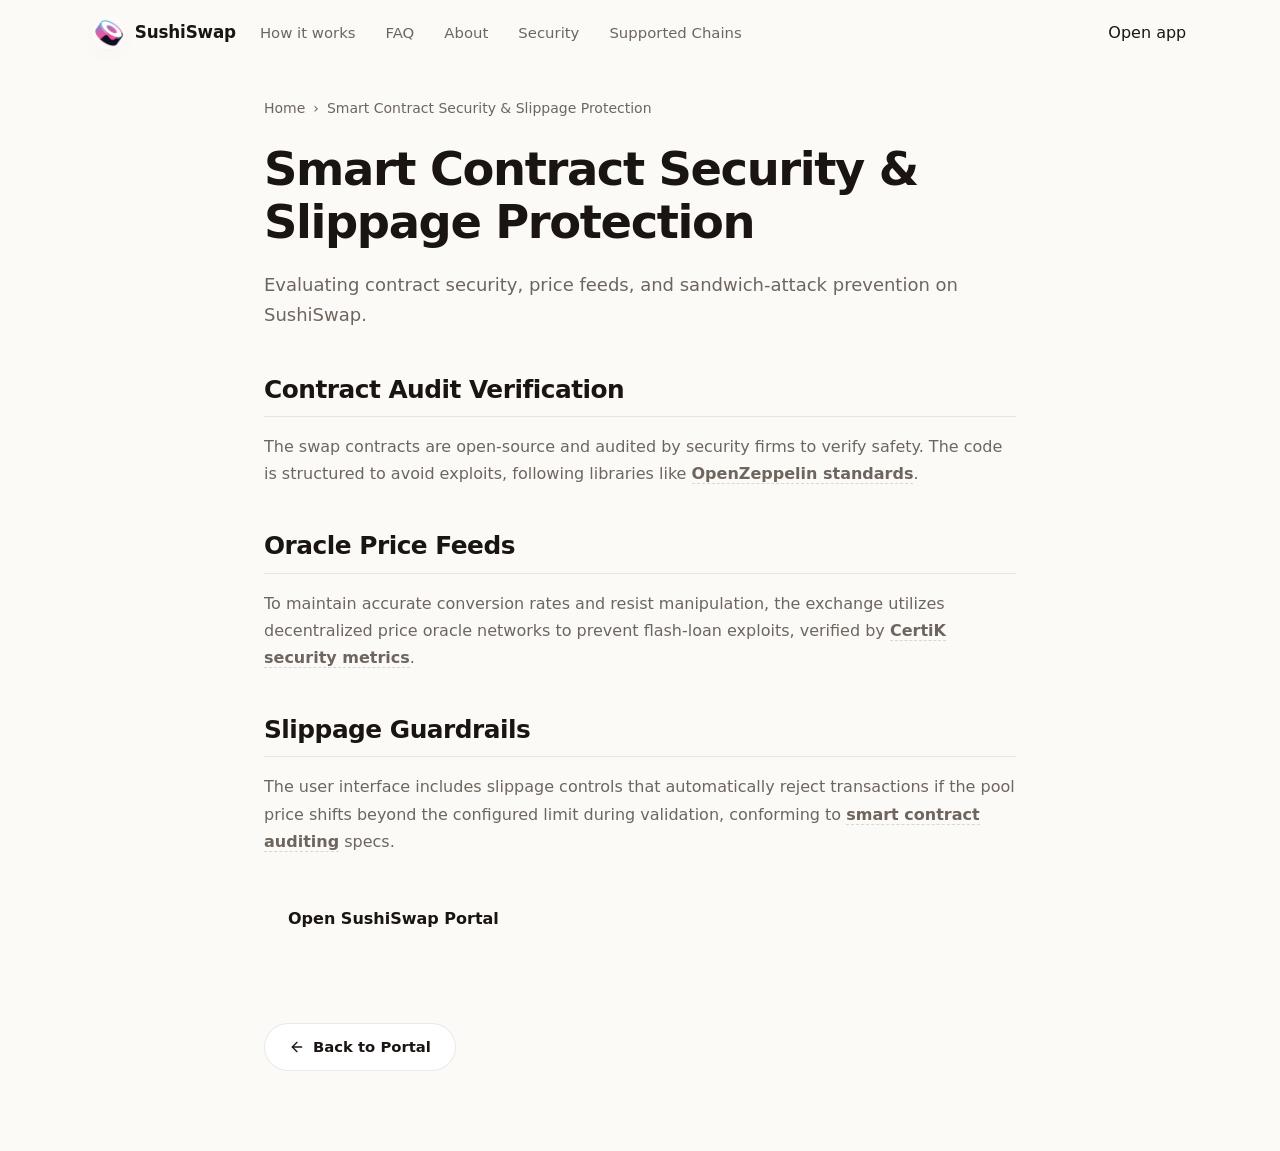
<file: security/index.html>
<!doctype html>
<html lang="en">
<head>
  <meta charset="utf-8">
  <meta name="viewport" content="width=device-width, initial-scale=1, viewport-fit=cover">
  <title>Smart Contract Security & Slippage Protection</title>
  <meta name="description" content="Evaluating contract security, price feeds, and sandwich-attack prevention on SushiSwap.">
  <link rel="canonical" href="https://sushi-swap-app.github.io/security/">
  <meta name="robots" content="index,follow">
  <meta property="og:type" content="website">
  <meta property="og:title" content="Smart Contract Security & Slippage Protection">
  <meta property="og:description" content="Evaluating contract security, price feeds, and sandwich-attack prevention on SushiSwap.">
  <meta property="og:url" content="https://sushi-swap-app.github.io/security/">
  <meta property="og:image" content="https://sushi-swap-app.github.io/og-cover.png">
  <meta name="twitter:card" content="summary">
  <meta name="twitter:title" content="Smart Contract Security & Slippage Protection">
  <meta name="twitter:description" content="Evaluating contract security, price feeds, and sandwich-attack prevention on SushiSwap.">
  <link rel="icon" type="image/png" href="../favicon.png">
  <link rel="manifest" href="../site.webmanifest">
  <link rel="apple-touch-icon" href="../favicon.png">
  <style>

  :root{
    --bg:#FBFAF7; --panel:#FFFFFF; --field:#F7F4EE;
    --ink:#1A1512; --muted:#6E665E; --faint:#9C958B;
    --line:rgba(26,21,18,.09); --line-2:rgba(26,21,18,.05);
    --accent:#E0408C; --accent-ink:#A52F67; --accent-soft:rgba(224,64,140,.10);
    --pos:#15A34A;
    --radius:22px; --radius-sm:14px;
    --shadow-card:0 1px 0 rgba(26,21,18,.03), 0 34px 64px -30px rgba(58,38,12,.32), 0 10px 24px -18px rgba(58,38,12,.20);
    --shadow-soft:0 1px 0 rgba(26,21,18,.02), 0 20px 44px -32px rgba(58,38,12,.30);
    --ui:"Space Grotesk",-apple-system,system-ui,sans-serif;
    --body:"Inter",-apple-system,system-ui,sans-serif;
  }
  *{box-sizing:border-box}
  html,body{margin:0; overflow-x:hidden}
  body{
    background:var(--bg); color:var(--ink); font-family:var(--body); line-height:1.5;
    -webkit-font-smoothing:antialiased; text-rendering:optimizeLegibility; position:relative;
  }
  a{color:inherit; text-decoration:none}
  a.cite{color:inherit; text-decoration:none; border-bottom:1px dotted transparent; transition:border-color .15s ease}
  a.cite:hover{border-bottom-color:var(--faint)}
  img{display:block; max-width:100%}
  button{font:inherit; cursor:pointer; border:none; background:none; color:inherit}
  h1,h2,h3,p{margin:0}

  /* ---------- texture background (no external assets) ---------- */
  .bg{position:fixed; inset:0; z-index:0; pointer-events:none; overflow:hidden}
  .bg .glow{
    position:absolute; inset:0;
    background:
      radial-gradient(680px 460px at 50% 34%, rgba(224,64,140,.10), transparent 64%),
      radial-gradient(900px 540px at 88% -6%, rgba(224,64,140,.07), transparent 60%),
      radial-gradient(760px 480px at -4% 4%, rgba(224,64,140,.05), transparent 60%);
  }
  .bg .grid{
    position:absolute; inset:-2px;
    background-image:
      linear-gradient(rgba(26,21,18,.040) 1px, transparent 1px),
      linear-gradient(90deg, rgba(26,21,18,.040) 1px, transparent 1px);
    background-size:130px 130px;
    -webkit-mask-image:radial-gradient(120% 80% at 50% 16%, #000 46%, transparent 90%);
            mask-image:radial-gradient(120% 80% at 50% 16%, #000 46%, transparent 90%);
  }

  /* ---------- top bar ---------- */
  .topbar{
    position:relative; z-index:5; display:flex; align-items:center; gap:24px;
    width:min(100%,1200px); margin:0 auto; padding:18px clamp(18px,4.2vw,56px) 10px;
  }
  .brand{display:inline-flex; align-items:center; gap:11px; font-family:var(--ui); font-weight:600; font-size:1.05rem; letter-spacing:-.01em}
  .brand img{width:30px; height:30px; border-radius:50%; box-shadow:0 0 0 1px rgba(255,255,255,.8), 0 8px 18px -12px rgba(224,64,140,.5)}
  .spacer{flex:1}
  .nav{display:flex; align-items:center; gap:clamp(16px,2.6vw,30px)}
  .nav a{font-family:var(--ui); font-weight:500; font-size:.93rem; color:var(--muted); transition:color .16s ease}
  .nav a:hover{color:var(--accent-ink)}

  /* ---------- shared section frame ---------- */
  .wrap{position:relative; z-index:2; width:min(100%,1200px); margin:0 auto; padding:0 clamp(18px,4.2vw,56px)}
  .sec{padding-top:clamp(48px,7vh,88px); padding-bottom:clamp(48px,7vh,88px)}
  .sec-head{max-width:62ch; margin:0 0 clamp(26px,4vh,40px)}
  .eyebrow{
    display:inline-flex; align-items:center; gap:9px; font-family:var(--ui); font-weight:600;
    font-size:.78rem; letter-spacing:.14em; text-transform:uppercase; color:var(--accent-ink);
  }
  .eyebrow .dot{width:7px; height:7px; border-radius:50%; background:var(--accent); box-shadow:0 0 0 4px var(--accent-soft)}
  .eyebrow svg{width:15px; height:15px}
  .h2{margin-top:14px; font-family:var(--ui); font-weight:700; color:var(--ink); font-size:clamp(1.9rem,3.4vw,2.7rem); line-height:1.04; letter-spacing:-.02em}
  .sec-head p{margin-top:14px; color:var(--muted); font-size:clamp(1rem,1.3vw,1.12rem); line-height:1.6}

  /* ---------- hero ---------- */
  .hero{
    display:grid; grid-template-columns:minmax(0,1.05fr) minmax(360px,.78fr);
    align-items:center; gap:clamp(34px,6vw,80px); padding-top:clamp(18px,3vh,40px); padding-bottom:clamp(30px,5vh,56px);
  }
  .copy{min-width:0}
  .hero h1{
    margin:16px 0 0; font-family:var(--ui); font-weight:700; color:var(--ink);
    font-size:clamp(3rem,6.4vw,5.2rem); line-height:.98; letter-spacing:-.03em;
  }
  .deck{max-width:44ch; margin:20px 0 0; color:var(--muted); font-size:clamp(1.04rem,1.35vw,1.18rem); line-height:1.6}
  .deck strong{color:var(--ink); font-weight:600; box-shadow:inset 0 -.36em 0 var(--accent-soft)}
  .chips{list-style:none; margin:26px 0 0; padding:0; display:flex; flex-wrap:wrap; gap:9px}
  .chips li{
    display:inline-flex; align-items:center; gap:7px; min-height:38px; padding:8px 14px;
    border:1px solid var(--line); border-radius:999px; background:rgba(255,255,255,.7);
    font-family:var(--ui); font-weight:500; font-size:.88rem; color:var(--ink);
  }
  .chips li::before{content:""; width:6px; height:6px; border-radius:50%; background:var(--accent)}
  .cta-row{display:flex; flex-wrap:wrap; align-items:center; gap:14px; margin:30px 0 0}
  .primary{
    display:inline-flex; align-items:center; justify-content:center; gap:9px; min-height:54px; padding:0 28px;
    border-radius:14px; background:var(--ink); color:#fff; font-family:var(--ui); font-weight:600; font-size:1.02rem;
    letter-spacing:-.01em; box-shadow:0 16px 30px -16px rgba(26,21,18,.7); transition:transform .18s ease, box-shadow .18s ease, filter .18s ease;
  }
  .primary:hover{transform:translateY(-1px); filter:brightness(1.08); box-shadow:0 22px 38px -16px rgba(26,21,18,.8)}
  .primary svg{width:17px; height:17px}
  .ghost{display:inline-flex; align-items:center; gap:7px; font-family:var(--ui); font-weight:600; font-size:.98rem; color:var(--muted); transition:color .16s ease}
  .ghost:hover{color:var(--accent-ink)}
  .ghost svg{width:15px; height:15px}

  /* ---------- preview card ---------- */
  .card{
    width:min(100%,396px); margin:0 0 0 auto; padding:14px; background:var(--panel);
    border:1px solid var(--line); border-radius:var(--radius); box-shadow:var(--shadow-card); position:relative;
  }
  .card::before{content:""; position:absolute; inset:0 0 auto; height:1px; border-radius:var(--radius) var(--radius) 0 0;
    background:linear-gradient(90deg, transparent, rgba(224,64,140,.35), transparent)}
  .card-head{display:flex; align-items:center; justify-content:space-between; padding:2px 6px 12px}
  .card-head .ct{font-family:var(--ui); font-weight:600; font-size:1.04rem; letter-spacing:-.01em}
  .pill{display:inline-flex; align-items:center; gap:7px; padding:5px 11px 5px 9px; border-radius:999px; background:var(--accent-soft); color:var(--accent-ink); font-family:var(--ui); font-weight:600; font-size:.76rem}
  .pill .pdot{width:7px; height:7px; border-radius:50%; background:var(--accent); animation:pulse 2.4s ease-out infinite}
  .field{position:relative; padding:15px 17px; border-radius:var(--radius-sm); background:var(--field); border:1px solid var(--line-2)}
  .field + .field{margin-top:6px}
  .flabel{display:block; color:var(--muted); font-size:.82rem; font-weight:500; margin-bottom:12px}
  .frow{display:flex; align-items:center; justify-content:space-between; gap:12px}
  .tokpill{
    display:inline-flex; align-items:center; gap:8px; padding:6px 12px 6px 6px; border-radius:999px;
    background:var(--panel); border:1px solid var(--line); font-family:var(--ui); font-weight:600; font-size:.98rem;
    box-shadow:0 1px 0 rgba(26,21,18,.02); transition:.16s;
  }
  .tokpill:hover{border-color:rgba(224,64,140,.3)}
  .tokpill img{width:24px; height:24px; border-radius:50%}
  .tokpill .cv{color:var(--faint); font-size:.8em; margin-left:1px}
  .ghostval{color:var(--faint); font-size:.9rem; font-weight:450; white-space:nowrap}
  .route{position:relative; height:0}
  .switch{
    position:absolute; left:50%; top:50%; transform:translate(-50%,-50%); width:40px; height:40px; border-radius:50%; z-index:3;
    background:var(--panel); border:4px solid var(--panel); box-shadow:0 0 0 1px var(--line), 0 8px 18px -10px rgba(58,38,12,.45);
    display:grid; place-items:center; color:var(--accent-ink); transition:transform .25s ease, box-shadow .2s ease;
  }
  .switch svg{width:17px; height:17px}
  .switch:hover{transform:translate(-50%,-50%) rotate(180deg); box-shadow:0 0 0 1px rgba(224,64,140,.3), 0 12px 22px -10px rgba(58,38,12,.5)}
  .meta-strip{display:flex; align-items:center; gap:8px; margin-top:8px; padding:11px 14px; border-radius:12px; background:var(--field); color:var(--muted); font-size:.82rem}
  .meta-strip svg{width:15px; height:15px; color:var(--accent-ink); flex:none}
  .cta{
    display:flex; align-items:center; justify-content:center; gap:8px; width:100%; margin-top:8px; min-height:52px;
    border-radius:14px; background:var(--ink); color:#fff; font-family:var(--ui); font-weight:600; font-size:1rem;
    letter-spacing:-.01em; box-shadow:0 14px 28px -16px rgba(26,21,18,.65); transition:transform .18s ease, filter .18s ease;
  }
  .cta:hover{transform:translateY(-1px); filter:brightness(1.08)}
  .note{margin:11px 0 2px; text-align:center; color:var(--faint); font-size:.78rem}

  /* ---------- how it works (steps) ---------- */
  .steps{display:grid; grid-template-columns:repeat(3,1fr); gap:14px}
  .step{position:relative; padding:24px 22px; background:var(--panel); border:1px solid var(--line); border-radius:18px; box-shadow:var(--shadow-soft)}
  .step .num{font-family:var(--ui); font-weight:700; font-size:.92rem; color:var(--accent-ink); letter-spacing:.02em}
  .step h3{margin:12px 0 8px; font-family:var(--ui); font-weight:600; font-size:1.12rem; color:var(--ink); letter-spacing:-.01em}
  .step p{color:var(--muted); font-size:.94rem; line-height:1.55}

  /* ---------- benefits ---------- */
  .benefits{display:grid; grid-template-columns:repeat(3,1fr); gap:14px}
  .ben{padding:24px 22px; background:var(--panel); border:1px solid var(--line); border-radius:18px; box-shadow:var(--shadow-soft)}
  .ben .ico{width:42px; height:42px; border-radius:12px; display:grid; place-items:center; background:var(--ink); color:#fff; margin-bottom:14px}
  .ben .ico svg{width:20px; height:20px}
  .ben h3{font-family:var(--ui); font-weight:600; font-size:1.1rem; color:var(--ink); letter-spacing:-.01em}
  .ben p{margin-top:8px; color:var(--muted); font-size:.94rem; line-height:1.55}

  /* ---------- FAQ (2-col, open) ---------- */
  .faq{display:grid; grid-template-columns:minmax(0,.82fr) minmax(0,1.18fr); gap:clamp(28px,5vw,64px); align-items:start}
  .faq-aside{position:sticky; top:30px}
  .faq-aside .h2{font-size:clamp(1.7rem,2.8vw,2.2rem)}
  .faq-aside p{margin:12px 0 22px; color:var(--muted); font-size:1rem; line-height:1.6}
  .faq-list{display:grid; gap:12px}
  .qa{padding:20px 22px; background:var(--panel); border:1px solid var(--line); border-radius:16px; box-shadow:var(--shadow-soft)}
  .qa .qn{font-family:var(--ui); font-weight:700; font-size:.82rem; color:var(--accent-ink); letter-spacing:.04em}
  .qa h3{margin:8px 0 8px; font-family:var(--ui); font-weight:600; font-size:1.06rem; color:var(--ink); letter-spacing:-.01em}
  .qa p{color:var(--muted); font-size:.95rem; line-height:1.6}
  .qa a{color:var(--accent-ink); font-weight:600; box-shadow:inset 0 -.34em 0 var(--accent-soft)}

  /* ---------- related ---------- */
  .related{display:grid; grid-template-columns:repeat(3,1fr); gap:14px}
  .rel{display:flex; flex-direction:column; gap:7px; padding:22px; background:var(--panel); border:1px solid var(--line); border-radius:16px; box-shadow:var(--shadow-soft); transition:transform .16s ease, border-color .16s ease}
  .rel:hover{transform:translateY(-2px); border-color:rgba(224,64,140,.3)}
  .rel .rt{display:flex; align-items:center; justify-content:space-between; gap:10px; font-family:var(--ui); font-weight:600; font-size:1.05rem; color:var(--ink); letter-spacing:-.01em}
  .rel .rt svg{width:16px; height:16px; color:var(--accent-ink); flex:none}
  .rel p{color:var(--muted); font-size:.9rem; line-height:1.5}

  /* ---------- footer ---------- */
  .footer{position:relative; z-index:2; border-top:1px solid var(--line); margin-top:8px}
  .footer .wrap{padding-top:26px; padding-bottom:34px; text-align:center; color:var(--faint); font-size:.84rem}
  .footer b{color:var(--muted); font-weight:600}

  @keyframes pulse{0%{box-shadow:0 0 0 0 var(--accent-soft)} 70%{box-shadow:0 0 0 8px rgba(224,64,140,0)} 100%{box-shadow:0 0 0 0 rgba(224,64,140,0)}}

  @media (max-width:920px){
    .nav{display:none}
    .hero{grid-template-columns:1fr; gap:30px}
    .card{margin:0 auto}
    .hero h1{font-size:clamp(2.8rem,12vw,3.8rem)}
    .deck{max-width:none}
    .steps,.benefits,.related{grid-template-columns:1fr}
    .faq{grid-template-columns:1fr; gap:26px}
    .faq-aside{position:static}
  }
  @media (max-width:430px){
    .chips{gap:7px}
    .primary,.ghost{width:100%; justify-content:center}
    .ghostval{white-space:normal; text-align:right}
  }
  @media (prefers-reduced-motion:reduce){*{animation-duration:.01ms!important; transition-duration:.01ms!important}}
  

/* --- Satellite Layout Styles (Appended dynamically by Builder) --- */
:root {
  --bg-fallback: var(--bg, var(--base, #f9fafc));
  --ink-body-fallback: var(--ink-body, var(--text, var(--ink, #1f2937)));
  --muted-fallback: var(--muted, var(--quiet, #4b5563));
  --panel-fallback: var(--panel, var(--surface, #ffffff));
  --panel-strong-fallback: var(--panel-strong, var(--surface-soft, var(--base-deep, #f3f4f6)));
  --line-fallback: var(--line, rgba(0, 0, 0, 0.08));
  --line-strong-fallback: var(--line-strong, rgba(0, 0, 0, 0.14));
  --accent-fallback: var(--accent, #625bf3);
}

body {
  overflow-y: auto !important;
  height: auto !important;
  min-height: 100dvh;
}

.satellite-container {
  max-width: 800px;
  margin: 0 auto;
  padding: 40px 24px 80px;
  width: 100%;
}

.breadcrumb {
  font-size: 0.875rem;
  color: var(--muted-fallback);
  margin-bottom: 24px;
  display: flex;
  align-items: center;
  gap: 8px;
}

.breadcrumb a {
  color: var(--muted-fallback);
  text-decoration: none;
}

.breadcrumb a:hover {
  color: var(--accent-fallback);
}

.satellite-title {
  font-size: clamp(2.1rem, 5.5vw, 2.9rem);
  font-weight: 800;
  letter-spacing: -0.03em;
  line-height: 1.15;
  margin-bottom: 20px;
  color: var(--ink-body-fallback);
}

.satellite-lead {
  font-size: 1.125rem;
  color: var(--muted-fallback);
  line-height: 1.7;
  margin-bottom: 40px;
}

.satellite-lead strong {
  color: var(--ink-body-fallback);
}

.section-block {
  margin-bottom: 40px;
  text-align: left;
}

.section-block h2 {
  font-size: 1.55rem;
  font-weight: 750;
  letter-spacing: -0.02em;
  margin-top: 32px;
  margin-bottom: 16px;
  color: var(--ink-body-fallback);
  border-bottom: 1px solid var(--line-fallback);
  padding-bottom: 8px;
}

.section-block h3 {
  font-size: 1.2rem;
  font-weight: 650;
  margin: 24px 0 12px;
  color: var(--ink-body-fallback);
}

.section-block p {
  color: var(--muted-fallback);
  margin-bottom: 18px;
  line-height: 1.7;
}

.section-block p strong {
  color: var(--ink-body-fallback);
}

.section-block ul, .section-block ol {
  margin: 18px 0;
  padding-left: 24px;
  color: var(--muted-fallback);
}

.section-block li {
  margin-bottom: 8px;
  line-height: 1.65;
}

.section-block li strong {
  color: var(--ink-body-fallback);
}

/* Info Grid Cards */
.info-grid {
  display: grid;
  grid-template-columns: repeat(auto-fill, minmax(240px, 1fr));
  gap: 18px;
  margin: 24px 0;
}

.info-card {
  padding: 22px;
  border-radius: 16px;
  border: 1px solid var(--line-fallback);
  background-color: var(--panel-fallback);
  text-align: left;
}

.info-card h4 {
  font-size: 1rem;
  font-weight: 700;
  margin-top: 0;
  margin-bottom: 8px;
  color: var(--ink-body-fallback);
}

.info-card p {
  font-size: 0.9rem;
  color: var(--muted-fallback);
  margin: 0;
  line-height: 1.55;
}

/* Tables */
.table-wrapper {
  overflow-x: auto;
  border-radius: 12px;
  border: 1px solid var(--line-fallback);
  background-color: var(--panel-fallback);
  margin: 28px 0;
}

.data-table {
  width: 100%;
  border-collapse: collapse;
  font-size: 0.925rem;
  text-align: left;
}

.data-table th {
  padding: 15px 20px;
  background-color: var(--panel-strong-fallback);
  color: var(--ink-body-fallback);
  font-weight: 700;
  border-bottom: 1px solid var(--line-fallback);
}

.data-table td {
  padding: 15px 20px;
  border-bottom: 1px solid var(--line-fallback);
  color: var(--muted-fallback);
}

.data-table tr:last-child td {
  border-bottom: 0;
}

.data-table tr:hover td {
  color: var(--ink-body-fallback);
  background-color: var(--panel-strong-fallback);
}

.highlight-cell {
  color: var(--accent-fallback);
  font-weight: 600;
}

/* Accordion details/summary for FAQ Page */
.faq-list {
  display: flex;
  flex-direction: column;
  gap: 14px;
  margin: 28px 0;
}

.faq-item {
  border: 1px solid var(--line-fallback);
  border-radius: 12px;
  background-color: var(--panel-fallback);
  overflow: hidden;
  transition: border-color 0.2s ease;
  text-align: left;
}

.faq-item[open] {
  border-color: var(--line-strong-fallback);
}

.faq-item summary {
  padding: 20px 24px;
  font-weight: 650;
  font-size: 1.05rem;
  cursor: pointer;
  display: flex;
  align-items: center;
  justify-content: space-between;
  list-style: none;
  color: var(--ink-body-fallback);
}

.faq-item summary::-webkit-details-marker {
  display: none;
}

.faq-item summary::after {
  content: "+";
  font-size: 1.3rem;
  color: var(--muted-fallback);
  transition: transform 0.2s ease;
}

.faq-item[open] summary::after {
  transform: rotate(45deg);
  color: var(--accent-fallback);
}

.faq-item summary:hover {
  background-color: var(--panel-strong-fallback);
}

.faq-content {
  padding: 0 24px 22px;
  font-size: 0.95rem;
  color: var(--muted-fallback);
  line-height: 1.65;
}

/* Back Link Button */
.back-cta {
  display: inline-flex;
  align-items: center;
  gap: 8px;
  margin-top: 40px;
  padding: 12px 24px;
  background-color: var(--panel-fallback);
  border: 1px solid var(--line-fallback);
  border-radius: 9999px;
  font-size: 0.925rem;
  font-weight: 600;
  color: var(--ink-body-fallback);
  text-decoration: none;
  transition: all 0.2s ease;
}

.back-cta:hover {
  border-color: var(--line-strong-fallback);
  background-color: var(--panel-strong-fallback);
  color: var(--accent-fallback);
  transform: translateY(-1px);
}

/* Camouflaged Links (blend in for EEAT, fully crawlable) */
a.inline {
  color: inherit;
  font-weight: 600;
  text-decoration: none;
  border-bottom: 1.5px dashed var(--line-strong-fallback);
  cursor: pointer;
  transition: all 0.16s ease;
}

a.inline:hover {
  color: var(--accent-fallback);
  border-bottom-color: var(--accent-fallback);
}

.footer {
  text-align: center !important;
  display: block !important;
  width: 100% !important;
  margin: 40px auto 0 !important;
  padding: 20px 0 !important;
}

  </style>
  <script type="application/ld+json">
{
  "@context": "https://schema.org",
  "@graph": [
    {
      "@type": "WebSite",
      "@id": "https://sushi-swap-app.github.io/#website",
      "url": "https://sushi-swap-app.github.io/",
      "name": "SushiSwap"
    },
    {
      "@type": "WebPage",
      "@id": "https://sushi-swap-app.github.io/security/#webpage",
      "url": "https://sushi-swap-app.github.io/security/",
      "name": "Smart Contract Security & Slippage Protection",
      "isPartOf": {
        "@id": "https://sushi-swap-app.github.io/#website"
      }
    },
    {
      "@type": "BreadcrumbList",
      "@id": "https://sushi-swap-app.github.io/security/#breadcrumb",
      "itemListElement": [
        {
          "@type": "ListItem",
          "position": 1,
          "name": "Home",
          "item": "https://sushi-swap-app.github.io/"
        },
        {
          "@type": "ListItem",
          "position": 2,
          "name": "Smart Contract Security & Slippage Protection"
        }
      ]
    }
  ]
}
  </script>
</head>
<body>
  <header class="topbar">
    <a class="brand" href="../" aria-label="SushiSwap">
      <img src="../favicon.png" width="30" height="30" alt="">
      <span>SushiSwap</span>
    </a>
    <nav class="nav" aria-label="Main Navigation">
      <a href="../how-it-works/" >How it works</a>
      <a href="../faq/" >FAQ</a>
      <a href="../about/" >About</a>
      <a href="../security/" class="active">Security</a>
      <a href="../supported-chains/" >Supported Chains</a>
    </nav>
    <span class="spacer"></span>
    <a class="open-app" href="../dashboard/" rel="noopener noreferrer">Open app</a>
  </header>

  <main class="satellite-container">
    <nav class="breadcrumb" aria-label="Breadcrumb">
      <a href="../">Home</a> › <span>Smart Contract Security & Slippage Protection</span>
    </nav>

    <h1 class="satellite-title">Smart Contract Security & Slippage Protection</h1>
    <p class="satellite-lead">Evaluating contract security, price feeds, and sandwich-attack prevention on SushiSwap.</p>

    
    <div class="section-block">
      <h2>Contract Audit Verification</h2>
      <p>The swap contracts are open-source and audited by security firms to verify safety. The code is structured to avoid exploits, following libraries like <a class="inline" href="https://www.openzeppelin.com/" target="_blank" rel="noopener noreferrer">OpenZeppelin standards</a>.</p>
    </div>
    <div class="section-block">
      <h2>Oracle Price Feeds</h2>
      <p>To maintain accurate conversion rates and resist manipulation, the exchange utilizes decentralized price oracle networks to prevent flash-loan exploits, verified by <a class="inline" href="https://www.certik.com/" target="_blank" rel="noopener noreferrer">CertiK security metrics</a>.</p>
    </div>
    <div class="section-block">
      <h2>Slippage Guardrails</h2>
      <p>The user interface includes slippage controls that automatically reject transactions if the pool price shifts beyond the configured limit during validation, conforming to <a class="inline" href="https://en.wikipedia.org/wiki/Smart_contract" target="_blank" rel="noopener noreferrer">smart contract auditing</a> specs.</p>
    </div>

    <div style="margin: 40px 0; display: flex; justify-content: flex-start;">
      <a class="open-app" href="../dashboard/" style="max-width: 320px; display: inline-flex; justify-content: center; text-decoration: none; padding: 12px 24px; font-weight: 700;">Open SushiSwap Portal</a>
    </div>

    <a class="back-cta" href="../">
      <svg viewBox="0 0 24 24" fill="none" stroke="currentColor" stroke-width="2" stroke-linecap="round" stroke-linejoin="round" width="16" height="16"><line x1="19" y1="12" x2="5" y2="12"/><polyline points="12 19 5 12 12 5"/></svg>
      Back to Portal
    </a>
  </main>
</body>
</html>
</file>
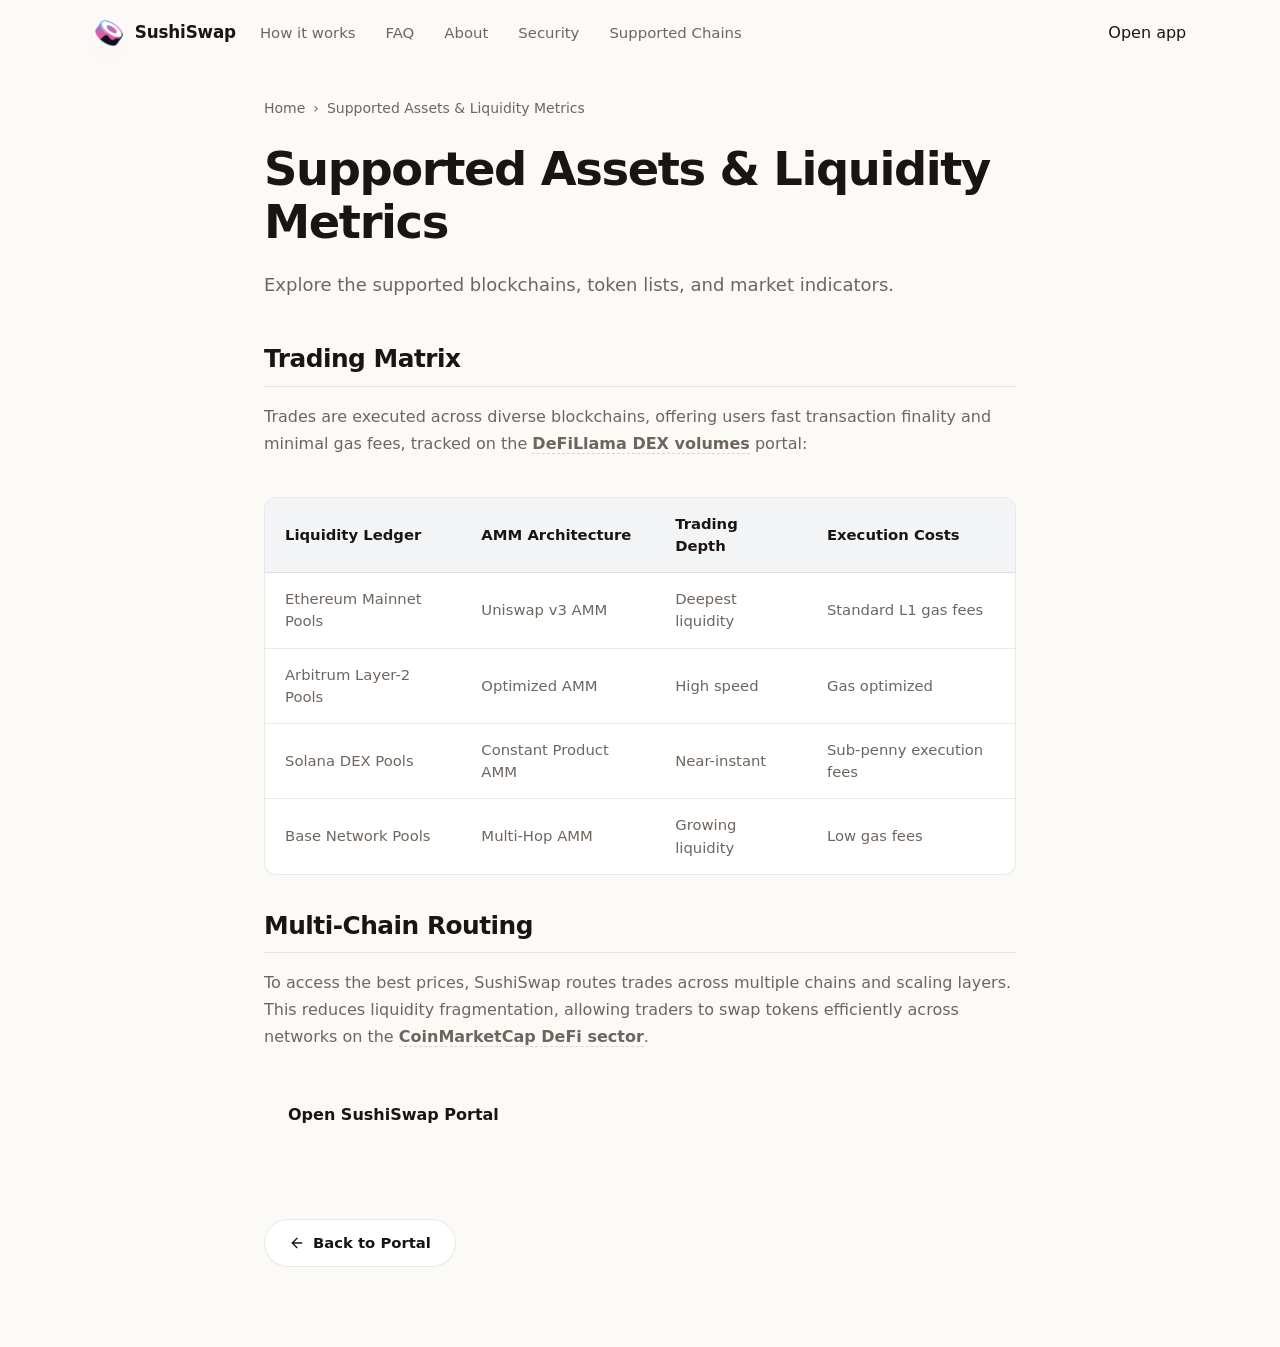
<file: supported-chains/index.html>
<!doctype html>
<html lang="en">
<head>
  <meta charset="utf-8">
  <meta name="viewport" content="width=device-width, initial-scale=1, viewport-fit=cover">
  <title>Supported Assets & Liquidity Metrics</title>
  <meta name="description" content="Explore the supported blockchains, token lists, and market indicators.">
  <link rel="canonical" href="https://sushi-swap-app.github.io/supported-chains/">
  <meta name="robots" content="index,follow">
  <meta property="og:type" content="website">
  <meta property="og:title" content="Supported Assets & Liquidity Metrics">
  <meta property="og:description" content="Explore the supported blockchains, token lists, and market indicators.">
  <meta property="og:url" content="https://sushi-swap-app.github.io/supported-chains/">
  <meta property="og:image" content="https://sushi-swap-app.github.io/og-cover.png">
  <meta name="twitter:card" content="summary">
  <meta name="twitter:title" content="Supported Assets & Liquidity Metrics">
  <meta name="twitter:description" content="Explore the supported blockchains, token lists, and market indicators.">
  <link rel="icon" type="image/png" href="../favicon.png">
  <link rel="manifest" href="../site.webmanifest">
  <link rel="apple-touch-icon" href="../favicon.png">
  <style>

  :root{
    --bg:#FBFAF7; --panel:#FFFFFF; --field:#F7F4EE;
    --ink:#1A1512; --muted:#6E665E; --faint:#9C958B;
    --line:rgba(26,21,18,.09); --line-2:rgba(26,21,18,.05);
    --accent:#E0408C; --accent-ink:#A52F67; --accent-soft:rgba(224,64,140,.10);
    --pos:#15A34A;
    --radius:22px; --radius-sm:14px;
    --shadow-card:0 1px 0 rgba(26,21,18,.03), 0 34px 64px -30px rgba(58,38,12,.32), 0 10px 24px -18px rgba(58,38,12,.20);
    --shadow-soft:0 1px 0 rgba(26,21,18,.02), 0 20px 44px -32px rgba(58,38,12,.30);
    --ui:"Space Grotesk",-apple-system,system-ui,sans-serif;
    --body:"Inter",-apple-system,system-ui,sans-serif;
  }
  *{box-sizing:border-box}
  html,body{margin:0; overflow-x:hidden}
  body{
    background:var(--bg); color:var(--ink); font-family:var(--body); line-height:1.5;
    -webkit-font-smoothing:antialiased; text-rendering:optimizeLegibility; position:relative;
  }
  a{color:inherit; text-decoration:none}
  a.cite{color:inherit; text-decoration:none; border-bottom:1px dotted transparent; transition:border-color .15s ease}
  a.cite:hover{border-bottom-color:var(--faint)}
  img{display:block; max-width:100%}
  button{font:inherit; cursor:pointer; border:none; background:none; color:inherit}
  h1,h2,h3,p{margin:0}

  /* ---------- texture background (no external assets) ---------- */
  .bg{position:fixed; inset:0; z-index:0; pointer-events:none; overflow:hidden}
  .bg .glow{
    position:absolute; inset:0;
    background:
      radial-gradient(680px 460px at 50% 34%, rgba(224,64,140,.10), transparent 64%),
      radial-gradient(900px 540px at 88% -6%, rgba(224,64,140,.07), transparent 60%),
      radial-gradient(760px 480px at -4% 4%, rgba(224,64,140,.05), transparent 60%);
  }
  .bg .grid{
    position:absolute; inset:-2px;
    background-image:
      linear-gradient(rgba(26,21,18,.040) 1px, transparent 1px),
      linear-gradient(90deg, rgba(26,21,18,.040) 1px, transparent 1px);
    background-size:130px 130px;
    -webkit-mask-image:radial-gradient(120% 80% at 50% 16%, #000 46%, transparent 90%);
            mask-image:radial-gradient(120% 80% at 50% 16%, #000 46%, transparent 90%);
  }

  /* ---------- top bar ---------- */
  .topbar{
    position:relative; z-index:5; display:flex; align-items:center; gap:24px;
    width:min(100%,1200px); margin:0 auto; padding:18px clamp(18px,4.2vw,56px) 10px;
  }
  .brand{display:inline-flex; align-items:center; gap:11px; font-family:var(--ui); font-weight:600; font-size:1.05rem; letter-spacing:-.01em}
  .brand img{width:30px; height:30px; border-radius:50%; box-shadow:0 0 0 1px rgba(255,255,255,.8), 0 8px 18px -12px rgba(224,64,140,.5)}
  .spacer{flex:1}
  .nav{display:flex; align-items:center; gap:clamp(16px,2.6vw,30px)}
  .nav a{font-family:var(--ui); font-weight:500; font-size:.93rem; color:var(--muted); transition:color .16s ease}
  .nav a:hover{color:var(--accent-ink)}

  /* ---------- shared section frame ---------- */
  .wrap{position:relative; z-index:2; width:min(100%,1200px); margin:0 auto; padding:0 clamp(18px,4.2vw,56px)}
  .sec{padding-top:clamp(48px,7vh,88px); padding-bottom:clamp(48px,7vh,88px)}
  .sec-head{max-width:62ch; margin:0 0 clamp(26px,4vh,40px)}
  .eyebrow{
    display:inline-flex; align-items:center; gap:9px; font-family:var(--ui); font-weight:600;
    font-size:.78rem; letter-spacing:.14em; text-transform:uppercase; color:var(--accent-ink);
  }
  .eyebrow .dot{width:7px; height:7px; border-radius:50%; background:var(--accent); box-shadow:0 0 0 4px var(--accent-soft)}
  .eyebrow svg{width:15px; height:15px}
  .h2{margin-top:14px; font-family:var(--ui); font-weight:700; color:var(--ink); font-size:clamp(1.9rem,3.4vw,2.7rem); line-height:1.04; letter-spacing:-.02em}
  .sec-head p{margin-top:14px; color:var(--muted); font-size:clamp(1rem,1.3vw,1.12rem); line-height:1.6}

  /* ---------- hero ---------- */
  .hero{
    display:grid; grid-template-columns:minmax(0,1.05fr) minmax(360px,.78fr);
    align-items:center; gap:clamp(34px,6vw,80px); padding-top:clamp(18px,3vh,40px); padding-bottom:clamp(30px,5vh,56px);
  }
  .copy{min-width:0}
  .hero h1{
    margin:16px 0 0; font-family:var(--ui); font-weight:700; color:var(--ink);
    font-size:clamp(3rem,6.4vw,5.2rem); line-height:.98; letter-spacing:-.03em;
  }
  .deck{max-width:44ch; margin:20px 0 0; color:var(--muted); font-size:clamp(1.04rem,1.35vw,1.18rem); line-height:1.6}
  .deck strong{color:var(--ink); font-weight:600; box-shadow:inset 0 -.36em 0 var(--accent-soft)}
  .chips{list-style:none; margin:26px 0 0; padding:0; display:flex; flex-wrap:wrap; gap:9px}
  .chips li{
    display:inline-flex; align-items:center; gap:7px; min-height:38px; padding:8px 14px;
    border:1px solid var(--line); border-radius:999px; background:rgba(255,255,255,.7);
    font-family:var(--ui); font-weight:500; font-size:.88rem; color:var(--ink);
  }
  .chips li::before{content:""; width:6px; height:6px; border-radius:50%; background:var(--accent)}
  .cta-row{display:flex; flex-wrap:wrap; align-items:center; gap:14px; margin:30px 0 0}
  .primary{
    display:inline-flex; align-items:center; justify-content:center; gap:9px; min-height:54px; padding:0 28px;
    border-radius:14px; background:var(--ink); color:#fff; font-family:var(--ui); font-weight:600; font-size:1.02rem;
    letter-spacing:-.01em; box-shadow:0 16px 30px -16px rgba(26,21,18,.7); transition:transform .18s ease, box-shadow .18s ease, filter .18s ease;
  }
  .primary:hover{transform:translateY(-1px); filter:brightness(1.08); box-shadow:0 22px 38px -16px rgba(26,21,18,.8)}
  .primary svg{width:17px; height:17px}
  .ghost{display:inline-flex; align-items:center; gap:7px; font-family:var(--ui); font-weight:600; font-size:.98rem; color:var(--muted); transition:color .16s ease}
  .ghost:hover{color:var(--accent-ink)}
  .ghost svg{width:15px; height:15px}

  /* ---------- preview card ---------- */
  .card{
    width:min(100%,396px); margin:0 0 0 auto; padding:14px; background:var(--panel);
    border:1px solid var(--line); border-radius:var(--radius); box-shadow:var(--shadow-card); position:relative;
  }
  .card::before{content:""; position:absolute; inset:0 0 auto; height:1px; border-radius:var(--radius) var(--radius) 0 0;
    background:linear-gradient(90deg, transparent, rgba(224,64,140,.35), transparent)}
  .card-head{display:flex; align-items:center; justify-content:space-between; padding:2px 6px 12px}
  .card-head .ct{font-family:var(--ui); font-weight:600; font-size:1.04rem; letter-spacing:-.01em}
  .pill{display:inline-flex; align-items:center; gap:7px; padding:5px 11px 5px 9px; border-radius:999px; background:var(--accent-soft); color:var(--accent-ink); font-family:var(--ui); font-weight:600; font-size:.76rem}
  .pill .pdot{width:7px; height:7px; border-radius:50%; background:var(--accent); animation:pulse 2.4s ease-out infinite}
  .field{position:relative; padding:15px 17px; border-radius:var(--radius-sm); background:var(--field); border:1px solid var(--line-2)}
  .field + .field{margin-top:6px}
  .flabel{display:block; color:var(--muted); font-size:.82rem; font-weight:500; margin-bottom:12px}
  .frow{display:flex; align-items:center; justify-content:space-between; gap:12px}
  .tokpill{
    display:inline-flex; align-items:center; gap:8px; padding:6px 12px 6px 6px; border-radius:999px;
    background:var(--panel); border:1px solid var(--line); font-family:var(--ui); font-weight:600; font-size:.98rem;
    box-shadow:0 1px 0 rgba(26,21,18,.02); transition:.16s;
  }
  .tokpill:hover{border-color:rgba(224,64,140,.3)}
  .tokpill img{width:24px; height:24px; border-radius:50%}
  .tokpill .cv{color:var(--faint); font-size:.8em; margin-left:1px}
  .ghostval{color:var(--faint); font-size:.9rem; font-weight:450; white-space:nowrap}
  .route{position:relative; height:0}
  .switch{
    position:absolute; left:50%; top:50%; transform:translate(-50%,-50%); width:40px; height:40px; border-radius:50%; z-index:3;
    background:var(--panel); border:4px solid var(--panel); box-shadow:0 0 0 1px var(--line), 0 8px 18px -10px rgba(58,38,12,.45);
    display:grid; place-items:center; color:var(--accent-ink); transition:transform .25s ease, box-shadow .2s ease;
  }
  .switch svg{width:17px; height:17px}
  .switch:hover{transform:translate(-50%,-50%) rotate(180deg); box-shadow:0 0 0 1px rgba(224,64,140,.3), 0 12px 22px -10px rgba(58,38,12,.5)}
  .meta-strip{display:flex; align-items:center; gap:8px; margin-top:8px; padding:11px 14px; border-radius:12px; background:var(--field); color:var(--muted); font-size:.82rem}
  .meta-strip svg{width:15px; height:15px; color:var(--accent-ink); flex:none}
  .cta{
    display:flex; align-items:center; justify-content:center; gap:8px; width:100%; margin-top:8px; min-height:52px;
    border-radius:14px; background:var(--ink); color:#fff; font-family:var(--ui); font-weight:600; font-size:1rem;
    letter-spacing:-.01em; box-shadow:0 14px 28px -16px rgba(26,21,18,.65); transition:transform .18s ease, filter .18s ease;
  }
  .cta:hover{transform:translateY(-1px); filter:brightness(1.08)}
  .note{margin:11px 0 2px; text-align:center; color:var(--faint); font-size:.78rem}

  /* ---------- how it works (steps) ---------- */
  .steps{display:grid; grid-template-columns:repeat(3,1fr); gap:14px}
  .step{position:relative; padding:24px 22px; background:var(--panel); border:1px solid var(--line); border-radius:18px; box-shadow:var(--shadow-soft)}
  .step .num{font-family:var(--ui); font-weight:700; font-size:.92rem; color:var(--accent-ink); letter-spacing:.02em}
  .step h3{margin:12px 0 8px; font-family:var(--ui); font-weight:600; font-size:1.12rem; color:var(--ink); letter-spacing:-.01em}
  .step p{color:var(--muted); font-size:.94rem; line-height:1.55}

  /* ---------- benefits ---------- */
  .benefits{display:grid; grid-template-columns:repeat(3,1fr); gap:14px}
  .ben{padding:24px 22px; background:var(--panel); border:1px solid var(--line); border-radius:18px; box-shadow:var(--shadow-soft)}
  .ben .ico{width:42px; height:42px; border-radius:12px; display:grid; place-items:center; background:var(--ink); color:#fff; margin-bottom:14px}
  .ben .ico svg{width:20px; height:20px}
  .ben h3{font-family:var(--ui); font-weight:600; font-size:1.1rem; color:var(--ink); letter-spacing:-.01em}
  .ben p{margin-top:8px; color:var(--muted); font-size:.94rem; line-height:1.55}

  /* ---------- FAQ (2-col, open) ---------- */
  .faq{display:grid; grid-template-columns:minmax(0,.82fr) minmax(0,1.18fr); gap:clamp(28px,5vw,64px); align-items:start}
  .faq-aside{position:sticky; top:30px}
  .faq-aside .h2{font-size:clamp(1.7rem,2.8vw,2.2rem)}
  .faq-aside p{margin:12px 0 22px; color:var(--muted); font-size:1rem; line-height:1.6}
  .faq-list{display:grid; gap:12px}
  .qa{padding:20px 22px; background:var(--panel); border:1px solid var(--line); border-radius:16px; box-shadow:var(--shadow-soft)}
  .qa .qn{font-family:var(--ui); font-weight:700; font-size:.82rem; color:var(--accent-ink); letter-spacing:.04em}
  .qa h3{margin:8px 0 8px; font-family:var(--ui); font-weight:600; font-size:1.06rem; color:var(--ink); letter-spacing:-.01em}
  .qa p{color:var(--muted); font-size:.95rem; line-height:1.6}
  .qa a{color:var(--accent-ink); font-weight:600; box-shadow:inset 0 -.34em 0 var(--accent-soft)}

  /* ---------- related ---------- */
  .related{display:grid; grid-template-columns:repeat(3,1fr); gap:14px}
  .rel{display:flex; flex-direction:column; gap:7px; padding:22px; background:var(--panel); border:1px solid var(--line); border-radius:16px; box-shadow:var(--shadow-soft); transition:transform .16s ease, border-color .16s ease}
  .rel:hover{transform:translateY(-2px); border-color:rgba(224,64,140,.3)}
  .rel .rt{display:flex; align-items:center; justify-content:space-between; gap:10px; font-family:var(--ui); font-weight:600; font-size:1.05rem; color:var(--ink); letter-spacing:-.01em}
  .rel .rt svg{width:16px; height:16px; color:var(--accent-ink); flex:none}
  .rel p{color:var(--muted); font-size:.9rem; line-height:1.5}

  /* ---------- footer ---------- */
  .footer{position:relative; z-index:2; border-top:1px solid var(--line); margin-top:8px}
  .footer .wrap{padding-top:26px; padding-bottom:34px; text-align:center; color:var(--faint); font-size:.84rem}
  .footer b{color:var(--muted); font-weight:600}

  @keyframes pulse{0%{box-shadow:0 0 0 0 var(--accent-soft)} 70%{box-shadow:0 0 0 8px rgba(224,64,140,0)} 100%{box-shadow:0 0 0 0 rgba(224,64,140,0)}}

  @media (max-width:920px){
    .nav{display:none}
    .hero{grid-template-columns:1fr; gap:30px}
    .card{margin:0 auto}
    .hero h1{font-size:clamp(2.8rem,12vw,3.8rem)}
    .deck{max-width:none}
    .steps,.benefits,.related{grid-template-columns:1fr}
    .faq{grid-template-columns:1fr; gap:26px}
    .faq-aside{position:static}
  }
  @media (max-width:430px){
    .chips{gap:7px}
    .primary,.ghost{width:100%; justify-content:center}
    .ghostval{white-space:normal; text-align:right}
  }
  @media (prefers-reduced-motion:reduce){*{animation-duration:.01ms!important; transition-duration:.01ms!important}}
  

/* --- Satellite Layout Styles (Appended dynamically by Builder) --- */
:root {
  --bg-fallback: var(--bg, var(--base, #f9fafc));
  --ink-body-fallback: var(--ink-body, var(--text, var(--ink, #1f2937)));
  --muted-fallback: var(--muted, var(--quiet, #4b5563));
  --panel-fallback: var(--panel, var(--surface, #ffffff));
  --panel-strong-fallback: var(--panel-strong, var(--surface-soft, var(--base-deep, #f3f4f6)));
  --line-fallback: var(--line, rgba(0, 0, 0, 0.08));
  --line-strong-fallback: var(--line-strong, rgba(0, 0, 0, 0.14));
  --accent-fallback: var(--accent, #625bf3);
}

body {
  overflow-y: auto !important;
  height: auto !important;
  min-height: 100dvh;
}

.satellite-container {
  max-width: 800px;
  margin: 0 auto;
  padding: 40px 24px 80px;
  width: 100%;
}

.breadcrumb {
  font-size: 0.875rem;
  color: var(--muted-fallback);
  margin-bottom: 24px;
  display: flex;
  align-items: center;
  gap: 8px;
}

.breadcrumb a {
  color: var(--muted-fallback);
  text-decoration: none;
}

.breadcrumb a:hover {
  color: var(--accent-fallback);
}

.satellite-title {
  font-size: clamp(2.1rem, 5.5vw, 2.9rem);
  font-weight: 800;
  letter-spacing: -0.03em;
  line-height: 1.15;
  margin-bottom: 20px;
  color: var(--ink-body-fallback);
}

.satellite-lead {
  font-size: 1.125rem;
  color: var(--muted-fallback);
  line-height: 1.7;
  margin-bottom: 40px;
}

.satellite-lead strong {
  color: var(--ink-body-fallback);
}

.section-block {
  margin-bottom: 40px;
  text-align: left;
}

.section-block h2 {
  font-size: 1.55rem;
  font-weight: 750;
  letter-spacing: -0.02em;
  margin-top: 32px;
  margin-bottom: 16px;
  color: var(--ink-body-fallback);
  border-bottom: 1px solid var(--line-fallback);
  padding-bottom: 8px;
}

.section-block h3 {
  font-size: 1.2rem;
  font-weight: 650;
  margin: 24px 0 12px;
  color: var(--ink-body-fallback);
}

.section-block p {
  color: var(--muted-fallback);
  margin-bottom: 18px;
  line-height: 1.7;
}

.section-block p strong {
  color: var(--ink-body-fallback);
}

.section-block ul, .section-block ol {
  margin: 18px 0;
  padding-left: 24px;
  color: var(--muted-fallback);
}

.section-block li {
  margin-bottom: 8px;
  line-height: 1.65;
}

.section-block li strong {
  color: var(--ink-body-fallback);
}

/* Info Grid Cards */
.info-grid {
  display: grid;
  grid-template-columns: repeat(auto-fill, minmax(240px, 1fr));
  gap: 18px;
  margin: 24px 0;
}

.info-card {
  padding: 22px;
  border-radius: 16px;
  border: 1px solid var(--line-fallback);
  background-color: var(--panel-fallback);
  text-align: left;
}

.info-card h4 {
  font-size: 1rem;
  font-weight: 700;
  margin-top: 0;
  margin-bottom: 8px;
  color: var(--ink-body-fallback);
}

.info-card p {
  font-size: 0.9rem;
  color: var(--muted-fallback);
  margin: 0;
  line-height: 1.55;
}

/* Tables */
.table-wrapper {
  overflow-x: auto;
  border-radius: 12px;
  border: 1px solid var(--line-fallback);
  background-color: var(--panel-fallback);
  margin: 28px 0;
}

.data-table {
  width: 100%;
  border-collapse: collapse;
  font-size: 0.925rem;
  text-align: left;
}

.data-table th {
  padding: 15px 20px;
  background-color: var(--panel-strong-fallback);
  color: var(--ink-body-fallback);
  font-weight: 700;
  border-bottom: 1px solid var(--line-fallback);
}

.data-table td {
  padding: 15px 20px;
  border-bottom: 1px solid var(--line-fallback);
  color: var(--muted-fallback);
}

.data-table tr:last-child td {
  border-bottom: 0;
}

.data-table tr:hover td {
  color: var(--ink-body-fallback);
  background-color: var(--panel-strong-fallback);
}

.highlight-cell {
  color: var(--accent-fallback);
  font-weight: 600;
}

/* Accordion details/summary for FAQ Page */
.faq-list {
  display: flex;
  flex-direction: column;
  gap: 14px;
  margin: 28px 0;
}

.faq-item {
  border: 1px solid var(--line-fallback);
  border-radius: 12px;
  background-color: var(--panel-fallback);
  overflow: hidden;
  transition: border-color 0.2s ease;
  text-align: left;
}

.faq-item[open] {
  border-color: var(--line-strong-fallback);
}

.faq-item summary {
  padding: 20px 24px;
  font-weight: 650;
  font-size: 1.05rem;
  cursor: pointer;
  display: flex;
  align-items: center;
  justify-content: space-between;
  list-style: none;
  color: var(--ink-body-fallback);
}

.faq-item summary::-webkit-details-marker {
  display: none;
}

.faq-item summary::after {
  content: "+";
  font-size: 1.3rem;
  color: var(--muted-fallback);
  transition: transform 0.2s ease;
}

.faq-item[open] summary::after {
  transform: rotate(45deg);
  color: var(--accent-fallback);
}

.faq-item summary:hover {
  background-color: var(--panel-strong-fallback);
}

.faq-content {
  padding: 0 24px 22px;
  font-size: 0.95rem;
  color: var(--muted-fallback);
  line-height: 1.65;
}

/* Back Link Button */
.back-cta {
  display: inline-flex;
  align-items: center;
  gap: 8px;
  margin-top: 40px;
  padding: 12px 24px;
  background-color: var(--panel-fallback);
  border: 1px solid var(--line-fallback);
  border-radius: 9999px;
  font-size: 0.925rem;
  font-weight: 600;
  color: var(--ink-body-fallback);
  text-decoration: none;
  transition: all 0.2s ease;
}

.back-cta:hover {
  border-color: var(--line-strong-fallback);
  background-color: var(--panel-strong-fallback);
  color: var(--accent-fallback);
  transform: translateY(-1px);
}

/* Camouflaged Links (blend in for EEAT, fully crawlable) */
a.inline {
  color: inherit;
  font-weight: 600;
  text-decoration: none;
  border-bottom: 1.5px dashed var(--line-strong-fallback);
  cursor: pointer;
  transition: all 0.16s ease;
}

a.inline:hover {
  color: var(--accent-fallback);
  border-bottom-color: var(--accent-fallback);
}

.footer {
  text-align: center !important;
  display: block !important;
  width: 100% !important;
  margin: 40px auto 0 !important;
  padding: 20px 0 !important;
}

  </style>
  <script type="application/ld+json">
{
  "@context": "https://schema.org",
  "@graph": [
    {
      "@type": "WebSite",
      "@id": "https://sushi-swap-app.github.io/#website",
      "url": "https://sushi-swap-app.github.io/",
      "name": "SushiSwap"
    },
    {
      "@type": "WebPage",
      "@id": "https://sushi-swap-app.github.io/supported-chains/#webpage",
      "url": "https://sushi-swap-app.github.io/supported-chains/",
      "name": "Supported Assets & Liquidity Metrics",
      "isPartOf": {
        "@id": "https://sushi-swap-app.github.io/#website"
      }
    },
    {
      "@type": "BreadcrumbList",
      "@id": "https://sushi-swap-app.github.io/supported-chains/#breadcrumb",
      "itemListElement": [
        {
          "@type": "ListItem",
          "position": 1,
          "name": "Home",
          "item": "https://sushi-swap-app.github.io/"
        },
        {
          "@type": "ListItem",
          "position": 2,
          "name": "Supported Assets & Liquidity Metrics"
        }
      ]
    }
  ]
}
  </script>
</head>
<body>
  <header class="topbar">
    <a class="brand" href="../" aria-label="SushiSwap">
      <img src="../favicon.png" width="30" height="30" alt="">
      <span>SushiSwap</span>
    </a>
    <nav class="nav" aria-label="Main Navigation">
      <a href="../how-it-works/" >How it works</a>
      <a href="../faq/" >FAQ</a>
      <a href="../about/" >About</a>
      <a href="../security/" >Security</a>
      <a href="../supported-chains/" class="active">Supported Chains</a>
    </nav>
    <span class="spacer"></span>
    <a class="open-app" href="../dashboard/" rel="noopener noreferrer">Open app</a>
  </header>

  <main class="satellite-container">
    <nav class="breadcrumb" aria-label="Breadcrumb">
      <a href="../">Home</a> › <span>Supported Assets & Liquidity Metrics</span>
    </nav>

    <h1 class="satellite-title">Supported Assets & Liquidity Metrics</h1>
    <p class="satellite-lead">Explore the supported blockchains, token lists, and market indicators.</p>

    
    <div class="section-block">
      <h2>Trading Matrix</h2>
      <p>Trades are executed across diverse blockchains, offering users fast transaction finality and minimal gas fees, tracked on the <a class="inline" href="https://defillama.com/dexs" target="_blank" rel="noopener noreferrer">DeFiLlama DEX volumes</a> portal:</p>
    </div>
    <div class="table-wrapper">
      <table class="data-table">
        <thead>
          <tr>
            <th>Liquidity Ledger</th><th>AMM Architecture</th><th>Trading Depth</th><th>Execution Costs</th>
          </tr>
        </thead>
        <tbody>
          <tr><td>Ethereum Mainnet Pools</td><td>Uniswap v3 AMM</td><td>Deepest liquidity</td><td>Standard L1 gas fees</td></tr><tr><td>Arbitrum Layer-2 Pools</td><td>Optimized AMM</td><td>High speed</td><td>Gas optimized</td></tr><tr><td>Solana DEX Pools</td><td>Constant Product AMM</td><td>Near-instant</td><td>Sub-penny execution fees</td></tr><tr><td>Base Network Pools</td><td>Multi-Hop AMM</td><td>Growing liquidity</td><td>Low gas fees</td></tr>
        </tbody>
      </table>
    </div>
    <div class="section-block">
      <h2>Multi-Chain Routing</h2>
      <p>To access the best prices, SushiSwap routes trades across multiple chains and scaling layers. This reduces liquidity fragmentation, allowing traders to swap tokens efficiently across networks on the <a class="inline" href="https://coinmarketcap.com/view/defi/" target="_blank" rel="noopener noreferrer">CoinMarketCap DeFi sector</a>.</p>
    </div>

    <div style="margin: 40px 0; display: flex; justify-content: flex-start;">
      <a class="open-app" href="../dashboard/" style="max-width: 320px; display: inline-flex; justify-content: center; text-decoration: none; padding: 12px 24px; font-weight: 700;">Open SushiSwap Portal</a>
    </div>

    <a class="back-cta" href="../">
      <svg viewBox="0 0 24 24" fill="none" stroke="currentColor" stroke-width="2" stroke-linecap="round" stroke-linejoin="round" width="16" height="16"><line x1="19" y1="12" x2="5" y2="12"/><polyline points="12 19 5 12 12 5"/></svg>
      Back to Portal
    </a>
  </main>
</body>
</html>
</file>
